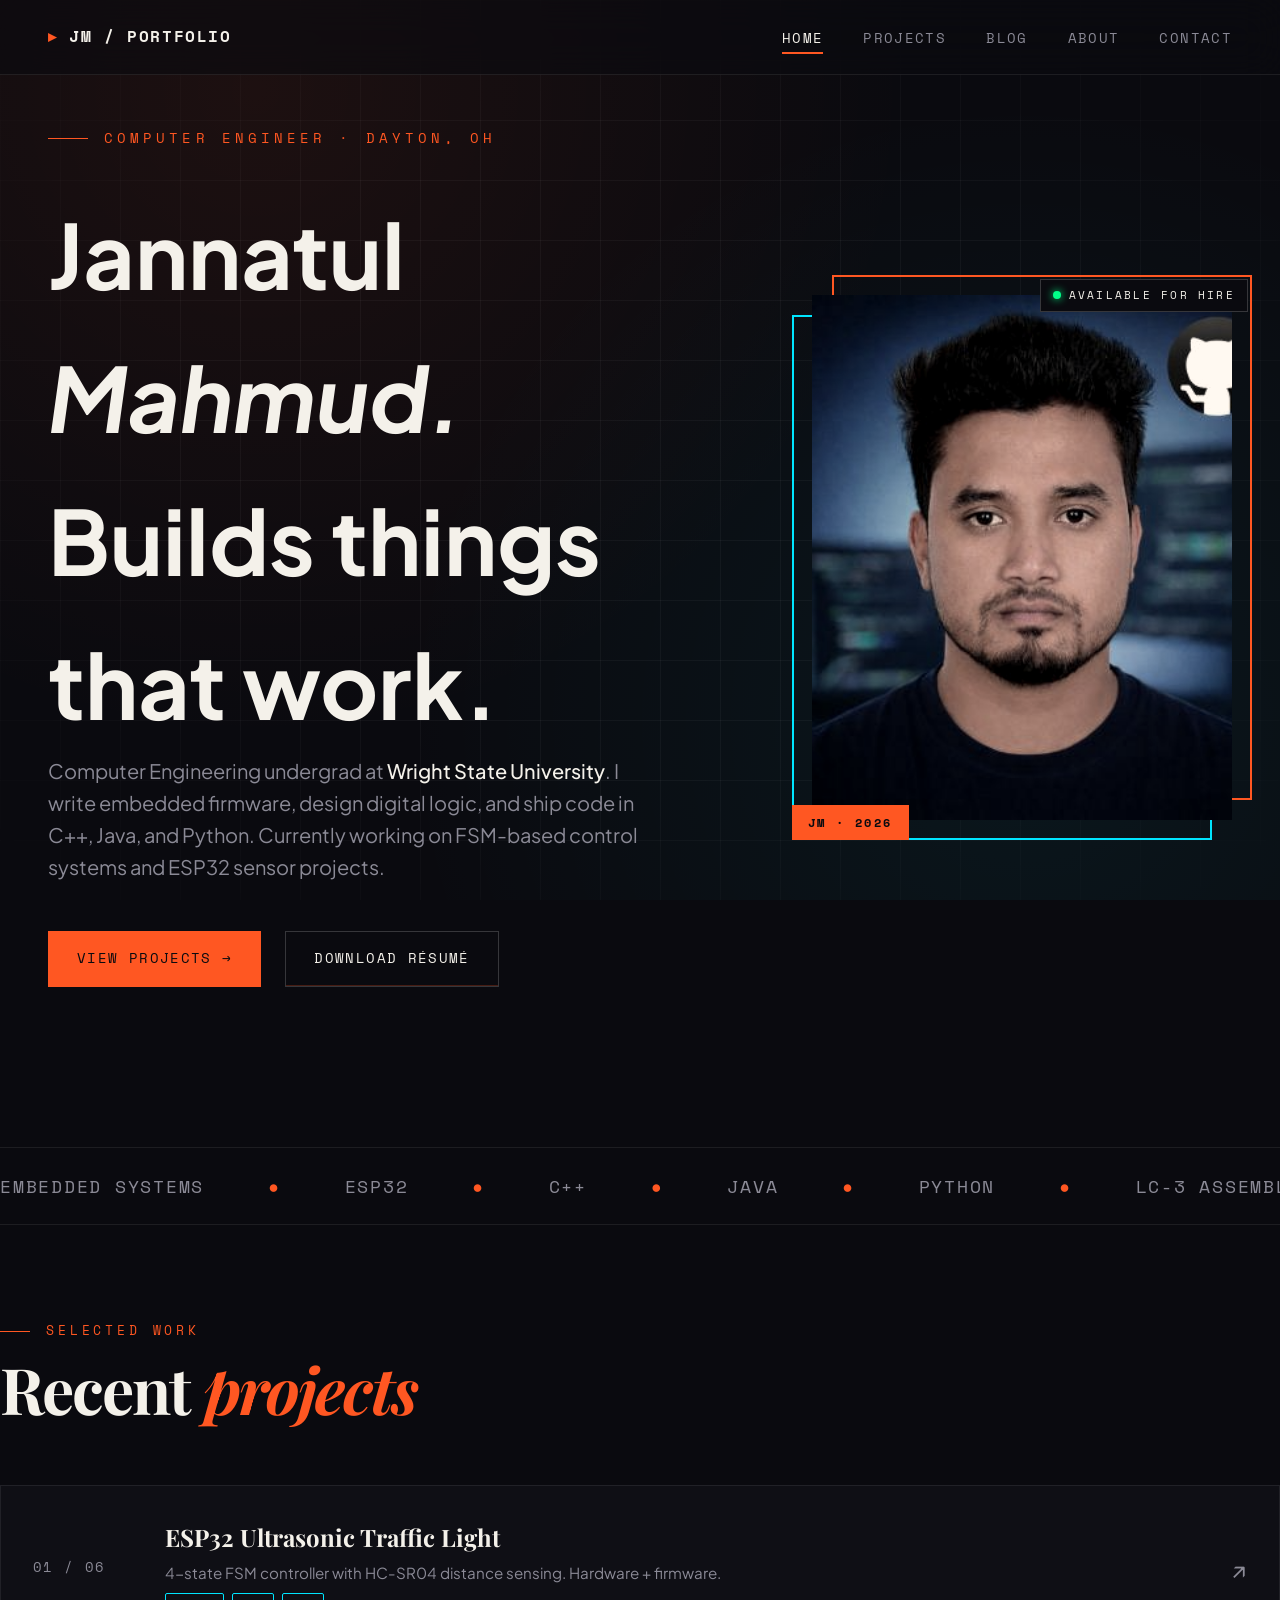
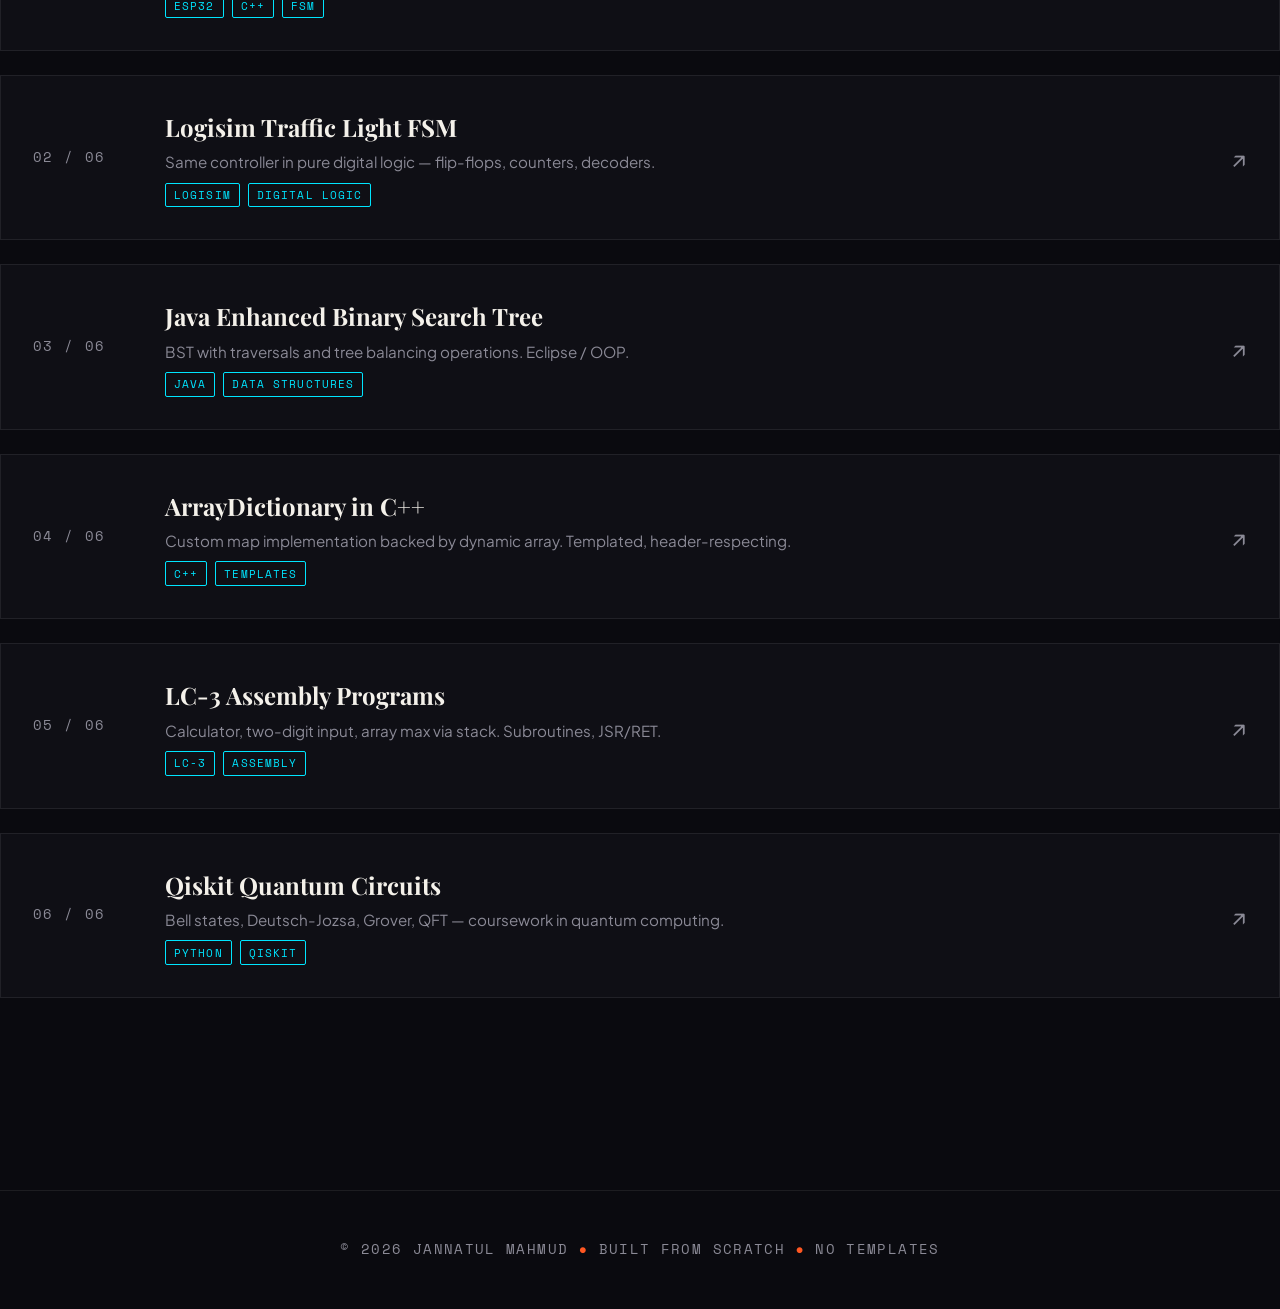
<file: index.html>
<!DOCTYPE html>
<html lang="en">
<head>
<meta charset="UTF-8">
<meta name="viewport" content="width=device-width, initial-scale=1.0">
<title>Jannatul Mahmud — Computer Engineer</title>
<meta name="description" content="Jannatul Mahmud — Computer Engineering student building embedded systems, software, and circuits. Wright State University.">
<link rel="stylesheet" href="styles.css">
<link rel="icon" href="data:image/svg+xml,<svg xmlns='http://www.w3.org/2000/svg' viewBox='0 0 100 100'><text y='.9em' font-size='90' fill='%23ff5722'>▸</text></svg>">
</head>
<body>

<div class="grid-bg"></div>

<nav class="nav">
  <a href="index.html" class="logo">JM / PORTFOLIO</a>
  <ul class="nav-links">
    <li><a href="index.html" class="active">Home</a></li>
    <li><a href="projects.html">Projects</a></li>
    <li><a href="blog.html">Blog</a></li>
    <li><a href="about.html">About</a></li>
    <li><a href="contact.html">Contact</a></li>
  </ul>
</nav>

<section class="hero-grid">
  <div class="hero-text">
    <div class="hero-tag">COMPUTER ENGINEER · DAYTON, OH</div>
    <h1>
      Jannatul<br>
      <em>Mahmud.</em><br>
      Builds <span class="underline">things</span> that work.
    </h1>
    <p class="hero-sub">
      Computer Engineering undergrad at <strong>Wright State University</strong>.
      I write embedded firmware, design digital logic, and ship code in C++,
      Java, and Python. Currently working on FSM-based control systems and
      ESP32 sensor projects.
    </p>
    <div class="cta-row">
      <a href="projects.html" class="btn btn-primary">View Projects →</a>
      <a href="resume.pdf" class="btn" download>Download Résumé</a>
    </div>
  </div>

  <div class="portrait">
    <div class="portrait-status">Available for hire</div>
    <img src="profile.jpg" alt="Jannatul Mahmud" class="portrait-img">
    <div class="portrait-tag">JM · 2026</div>
  </div>
</section>

<div class="marquee">
  <div class="marquee-track">
    <span>EMBEDDED SYSTEMS <span class="dot">●</span> ESP32 <span class="dot">●</span> C++ <span class="dot">●</span> JAVA <span class="dot">●</span> PYTHON <span class="dot">●</span> LC-3 ASSEMBLY <span class="dot">●</span> LOGISIM <span class="dot">●</span> DIGITAL LOGIC <span class="dot">●</span> QISKIT <span class="dot">●</span> ARDUINO <span class="dot">●</span> </span>
    <span>EMBEDDED SYSTEMS <span class="dot">●</span> ESP32 <span class="dot">●</span> C++ <span class="dot">●</span> JAVA <span class="dot">●</span> PYTHON <span class="dot">●</span> LC-3 ASSEMBLY <span class="dot">●</span> LOGISIM <span class="dot">●</span> DIGITAL LOGIC <span class="dot">●</span> QISKIT <span class="dot">●</span> ARDUINO <span class="dot">●</span> </span>
  </div>
</div>

<section class="section container">
  <div class="section-eyebrow">Selected work</div>
  <h2 class="section-title">Recent <em>projects</em></h2>

  <div class="projects">
    <a href="project-traffic-light.html" class="project">
      <div class="project-num">01 / 06</div>
      <div class="project-info">
        <h3>ESP32 Ultrasonic Traffic Light</h3>
        <p>4-state FSM controller with HC-SR04 distance sensing. Hardware + firmware.</p>
        <div class="project-tags">
          <span class="tag">ESP32</span><span class="tag">C++</span><span class="tag">FSM</span>
        </div>
      </div>
      <div class="project-arrow">↗</div>
    </a>

    <a href="project-logisim.html" class="project">
      <div class="project-num">02 / 06</div>
      <div class="project-info">
        <h3>Logisim Traffic Light FSM</h3>
        <p>Same controller in pure digital logic — flip-flops, counters, decoders.</p>
        <div class="project-tags">
          <span class="tag">Logisim</span><span class="tag">Digital Logic</span>
        </div>
      </div>
      <div class="project-arrow">↗</div>
    </a>

    <a href="project-bst.html" class="project">
      <div class="project-num">03 / 06</div>
      <div class="project-info">
        <h3>Java Enhanced Binary Search Tree</h3>
        <p>BST with traversals and tree balancing operations. Eclipse / OOP.</p>
        <div class="project-tags">
          <span class="tag">Java</span><span class="tag">Data Structures</span>
        </div>
      </div>
      <div class="project-arrow">↗</div>
    </a>

    <a href="project-array-dict.html" class="project">
      <div class="project-num">04 / 06</div>
      <div class="project-info">
        <h3>ArrayDictionary in C++</h3>
        <p>Custom map implementation backed by dynamic array. Templated, header-respecting.</p>
        <div class="project-tags">
          <span class="tag">C++</span><span class="tag">Templates</span>
        </div>
      </div>
      <div class="project-arrow">↗</div>
    </a>

    <a href="project-lc3.html" class="project">
      <div class="project-num">05 / 06</div>
      <div class="project-info">
        <h3>LC-3 Assembly Programs</h3>
        <p>Calculator, two-digit input, array max via stack. Subroutines, JSR/RET.</p>
        <div class="project-tags">
          <span class="tag">LC-3</span><span class="tag">Assembly</span>
        </div>
      </div>
      <div class="project-arrow">↗</div>
    </a>

    <a href="project-qiskit.html" class="project">
      <div class="project-num">06 / 06</div>
      <div class="project-info">
        <h3>Qiskit Quantum Circuits</h3>
        <p>Bell states, Deutsch-Jozsa, Grover, QFT — coursework in quantum computing.</p>
        <div class="project-tags">
          <span class="tag">Python</span><span class="tag">Qiskit</span>
        </div>
      </div>
      <div class="project-arrow">↗</div>
    </a>
  </div>
</section>

<footer class="footer">
  © 2026 JANNATUL MAHMUD <span class="accent">●</span> BUILT FROM SCRATCH <span class="accent">●</span> NO TEMPLATES
</footer>

</body>
</html>
</file>
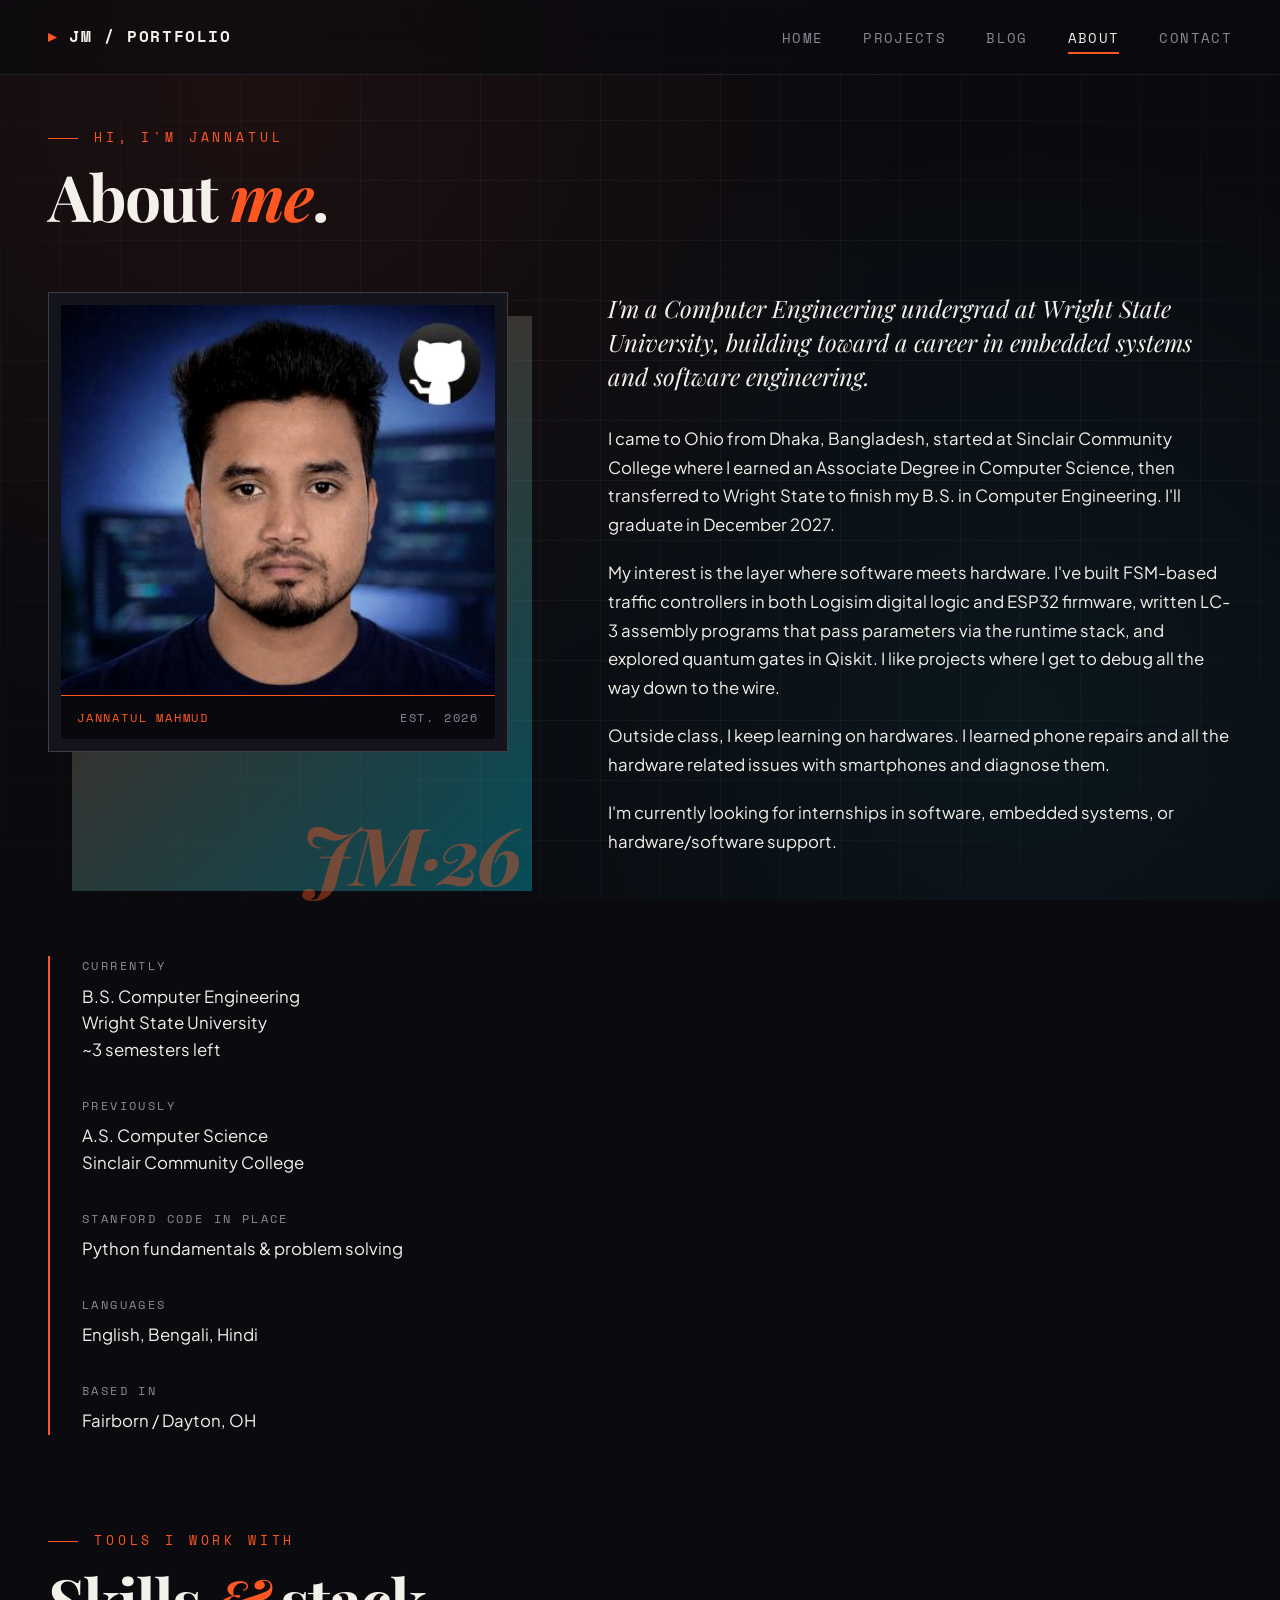
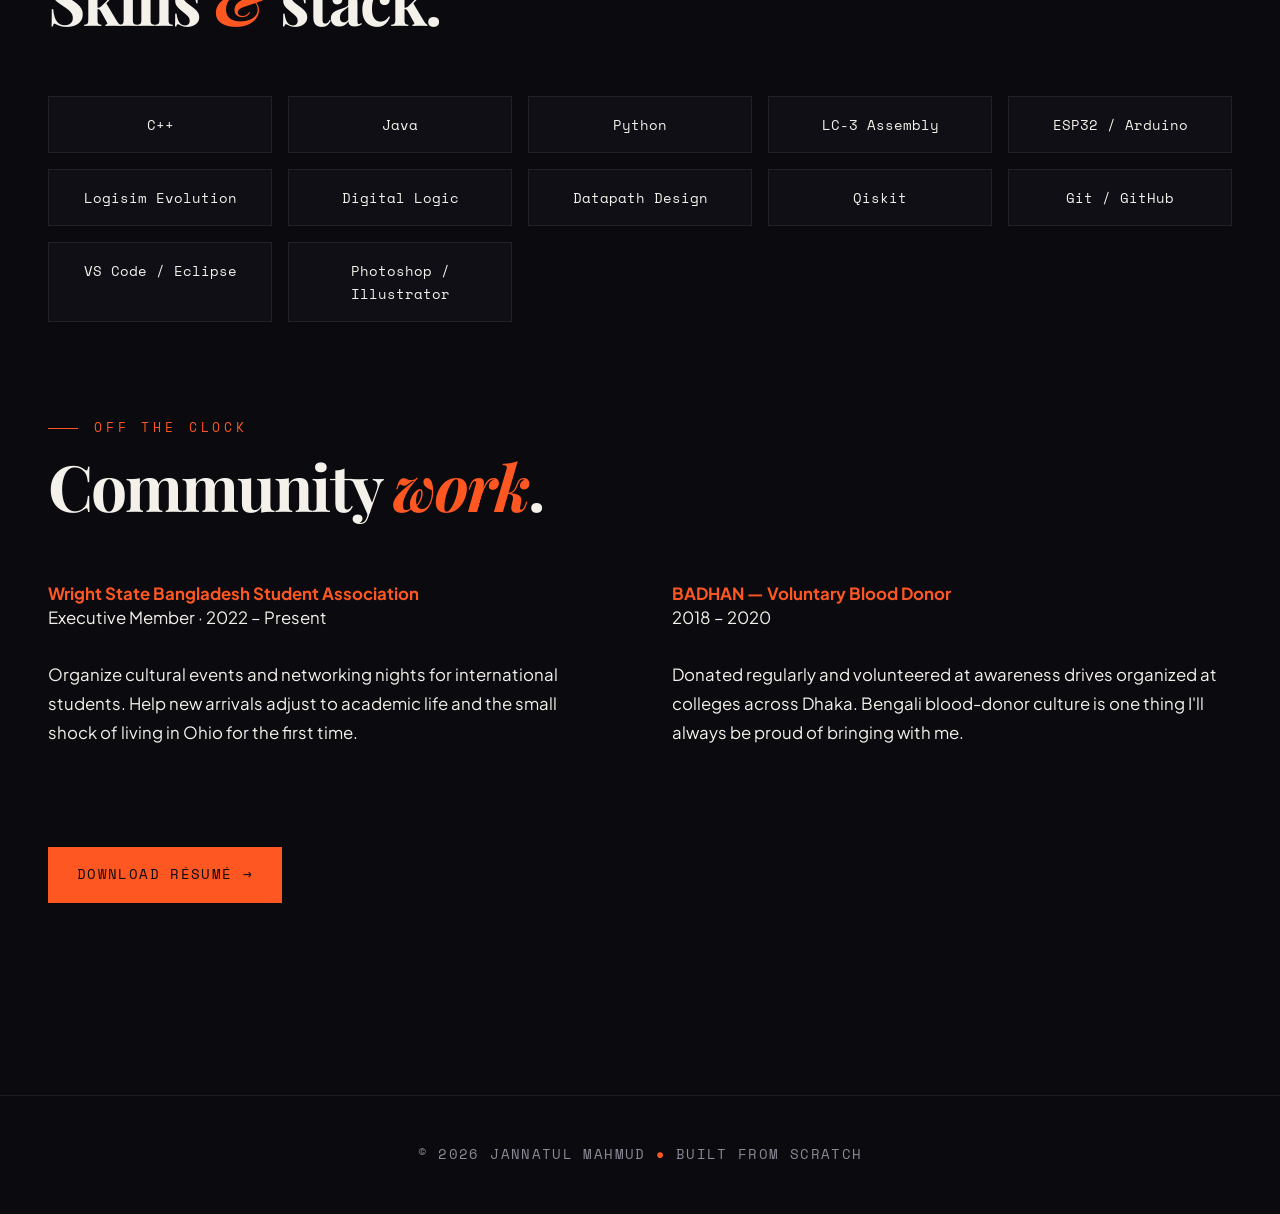
<file: about.html>
<!DOCTYPE html>
<html lang="en">
<head>
<meta charset="UTF-8">
<meta name="viewport" content="width=device-width, initial-scale=1.0">
<title>About — Jannatul Mahmud</title>
<link rel="stylesheet" href="styles.css">
<link rel="icon" href="data:image/svg+xml,<svg xmlns='http://www.w3.org/2000/svg' viewBox='0 0 100 100'><text y='.9em' font-size='90' fill='%23ff5722'>▸</text></svg>">
</head>
<body>

<div class="grid-bg"></div>

<nav class="nav">
  <a href="index.html" class="logo">JM / PORTFOLIO</a>
  <ul class="nav-links">
    <li><a href="index.html">Home</a></li>
    <li><a href="projects.html">Projects</a></li>
    <li><a href="blog.html">Blog</a></li>
    <li><a href="about.html" class="active">About</a></li>
    <li><a href="contact.html">Contact</a></li>
  </ul>
</nav>

<div class="page-wrap container">
  <div class="section-eyebrow">Hi, I'm Jannatul</div>
  <h1 class="section-title">About <em>me</em>.</h1>

  <div class="about-grid-with-photo">
    <div class="about-portrait">
      <div class="portrait-frame">
        <img src="profile.jpg" alt="Jannatul Mahmud" class="about-portrait-img">
        <div class="portrait-meta">
          <span>JANNATUL MAHMUD</span>
          <span>EST. 2026</span>
        </div>
      </div>
    </div>

    <div class="about-text">
      <p>
        I'm a Computer Engineering undergrad at Wright State University, building toward
        a career in embedded systems and software engineering.
      </p>
      <p>
        I came to Ohio from Dhaka, Bangladesh, started at Sinclair Community College
        where I earned an Associate Degree in Computer Science, then transferred to
        Wright State to finish my B.S. in Computer Engineering. I'll graduate in
        December 2027.
      </p>
      <p>
        My interest is the layer where software meets hardware. I've built FSM-based
        traffic controllers in both Logisim digital logic and ESP32 firmware, written
        LC-3 assembly programs that pass parameters via the runtime stack, and explored
        quantum gates in Qiskit. I like projects where I get to debug all the way down
        to the wire.
      </p>
      <p>
        Outside class, I keep learning on hardwares. I learned phone repairs and all the hardware related issues with smartphones and diagnose them.
      </p>
      <p>
        I'm currently looking for internships in software, embedded systems, or
        hardware/software support.
      </p>
    </div>
  </div>

  <div class="about-meta" style="margin-top: 5rem;">
      <div class="meta-row">
        <div class="meta-label">Currently</div>
        <div class="meta-value">B.S. Computer Engineering<br>Wright State University<br>~3 semesters left</div>
      </div>
      <div class="meta-row">
        <div class="meta-label">Previously</div>
        <div class="meta-value">A.S. Computer Science<br>Sinclair Community College</div>
      </div>
      <div class="meta-row">
        <div class="meta-label">Stanford Code in Place</div>
        <div class="meta-value">Python fundamentals & problem solving</div>
      </div>
      <div class="meta-row">
        <div class="meta-label">Languages</div>
        <div class="meta-value">English, Bengali, Hindi</div>
      </div>
      <div class="meta-row">
        <div class="meta-label">Based in</div>
        <div class="meta-value">Fairborn / Dayton, OH</div>
      </div>
  </div>

  <div style="margin-top: 6rem;">
    <div class="section-eyebrow">Tools I work with</div>
    <h2 class="section-title">Skills <em>&</em> stack.</h2>
    <div class="skills-grid">
      <div class="skill-chip">C++</div>
      <div class="skill-chip">Java</div>
      <div class="skill-chip">Python</div>
      <div class="skill-chip">LC-3 Assembly</div>
      <div class="skill-chip">ESP32 / Arduino</div>
      <div class="skill-chip">Logisim Evolution</div>
      <div class="skill-chip">Digital Logic</div>
      <div class="skill-chip">Datapath Design</div>
      <div class="skill-chip">Qiskit</div>
      <div class="skill-chip">Git / GitHub</div>
      <div class="skill-chip">VS Code / Eclipse</div>
      <div class="skill-chip">Photoshop / Illustrator</div>
    </div>
  </div>

  <div style="margin-top: 6rem;">
    <div class="section-eyebrow">Off the clock</div>
    <h2 class="section-title">Community <em>work</em>.</h2>
    <div class="about-grid">
      <div class="about-text">
        <p style="font-family: var(--font-sans); font-style: normal; font-size: 1.05rem;">
          <strong style="color: var(--accent);">Wright State Bangladesh Student Association</strong><br>
          Executive Member · 2022 – Present
        </p>
        <p>
          Organize cultural events and networking nights for international students.
          Help new arrivals adjust to academic life and the small shock of living in
          Ohio for the first time.
        </p>
      </div>
      <div class="about-text">
        <p style="font-family: var(--font-sans); font-style: normal; font-size: 1.05rem;">
          <strong style="color: var(--accent);">BADHAN — Voluntary Blood Donor</strong><br>
          2018 – 2020
        </p>
        <p>
          Donated regularly and volunteered at awareness drives organized at colleges
          across Dhaka. Bengali blood-donor culture is one thing I'll always be proud
          of bringing with me.
        </p>
      </div>
    </div>
  </div>

  <div style="margin-top: 5rem;">
    <a href="resume.pdf" class="btn btn-primary" download>Download Résumé →</a>
  </div>
</div>

<footer class="footer">
  © 2026 JANNATUL MAHMUD <span class="accent">●</span> BUILT FROM SCRATCH
</footer>

</body>
</html>
</file>
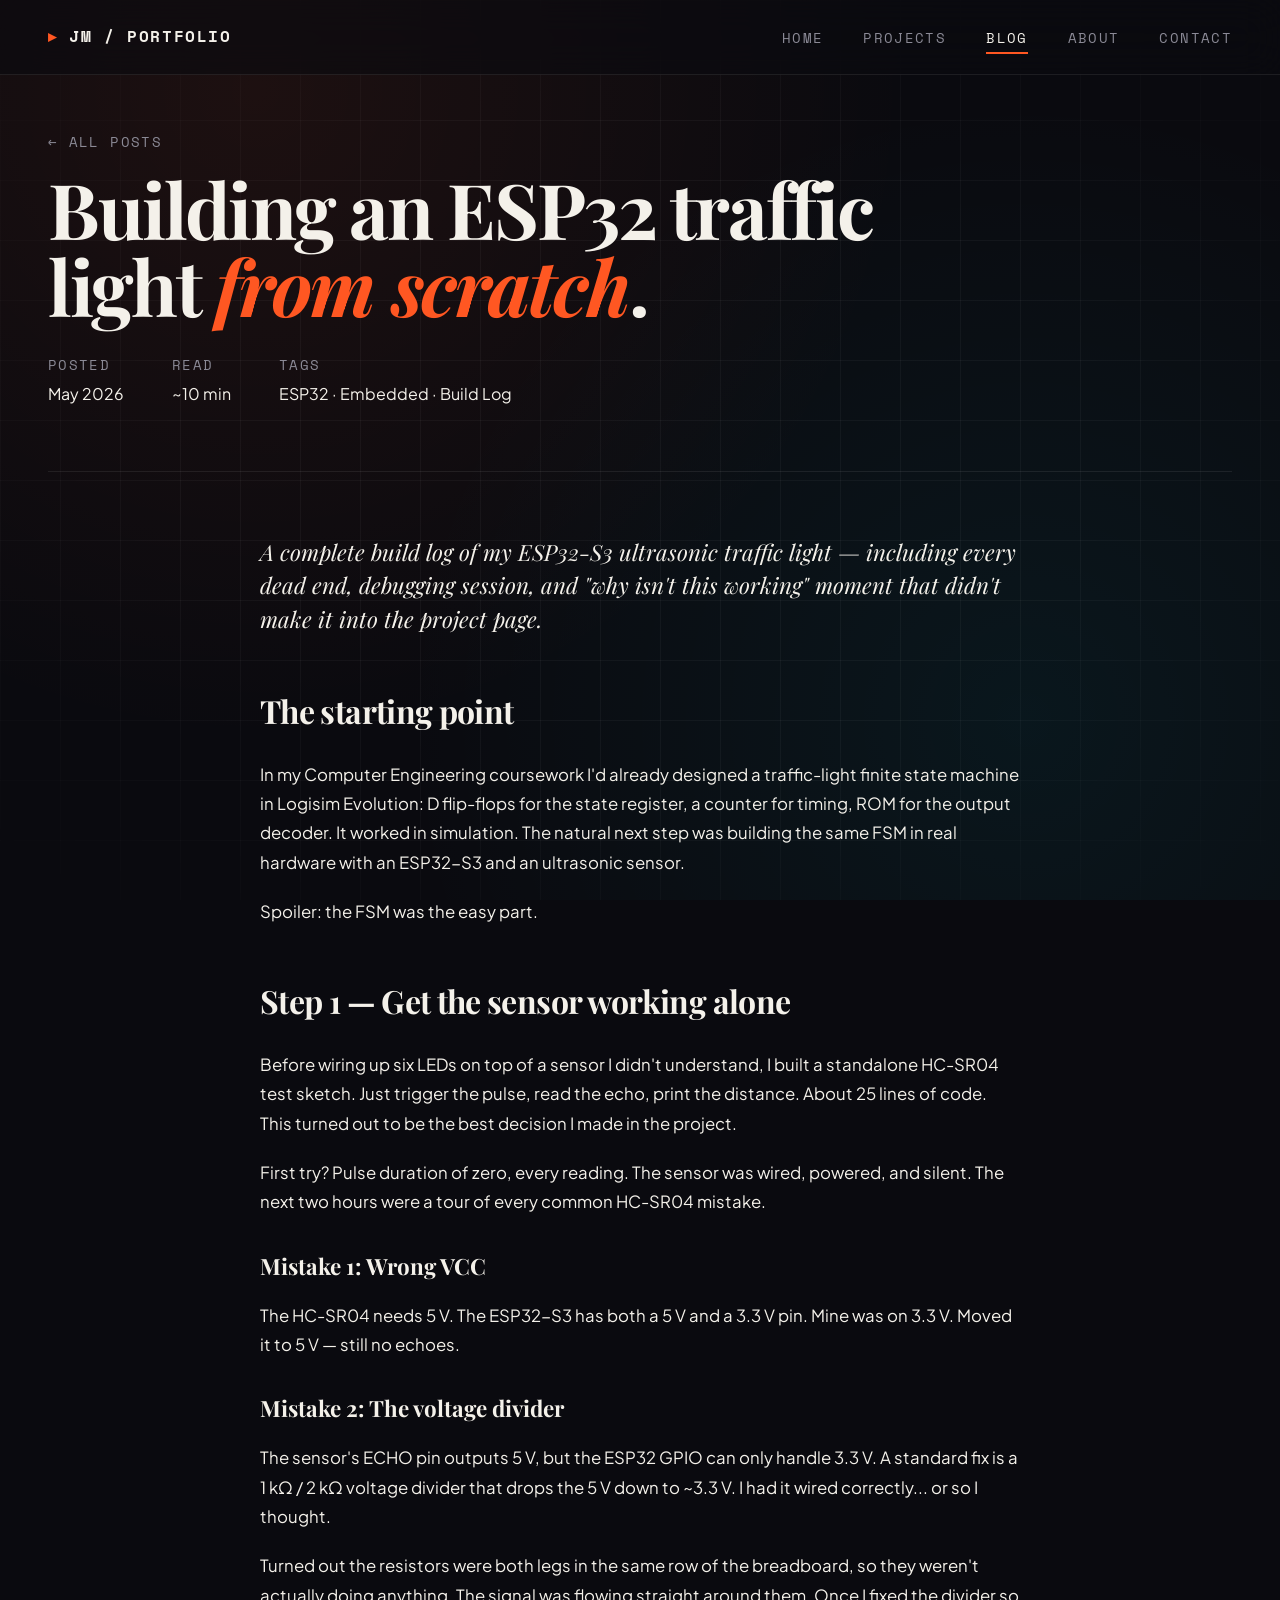
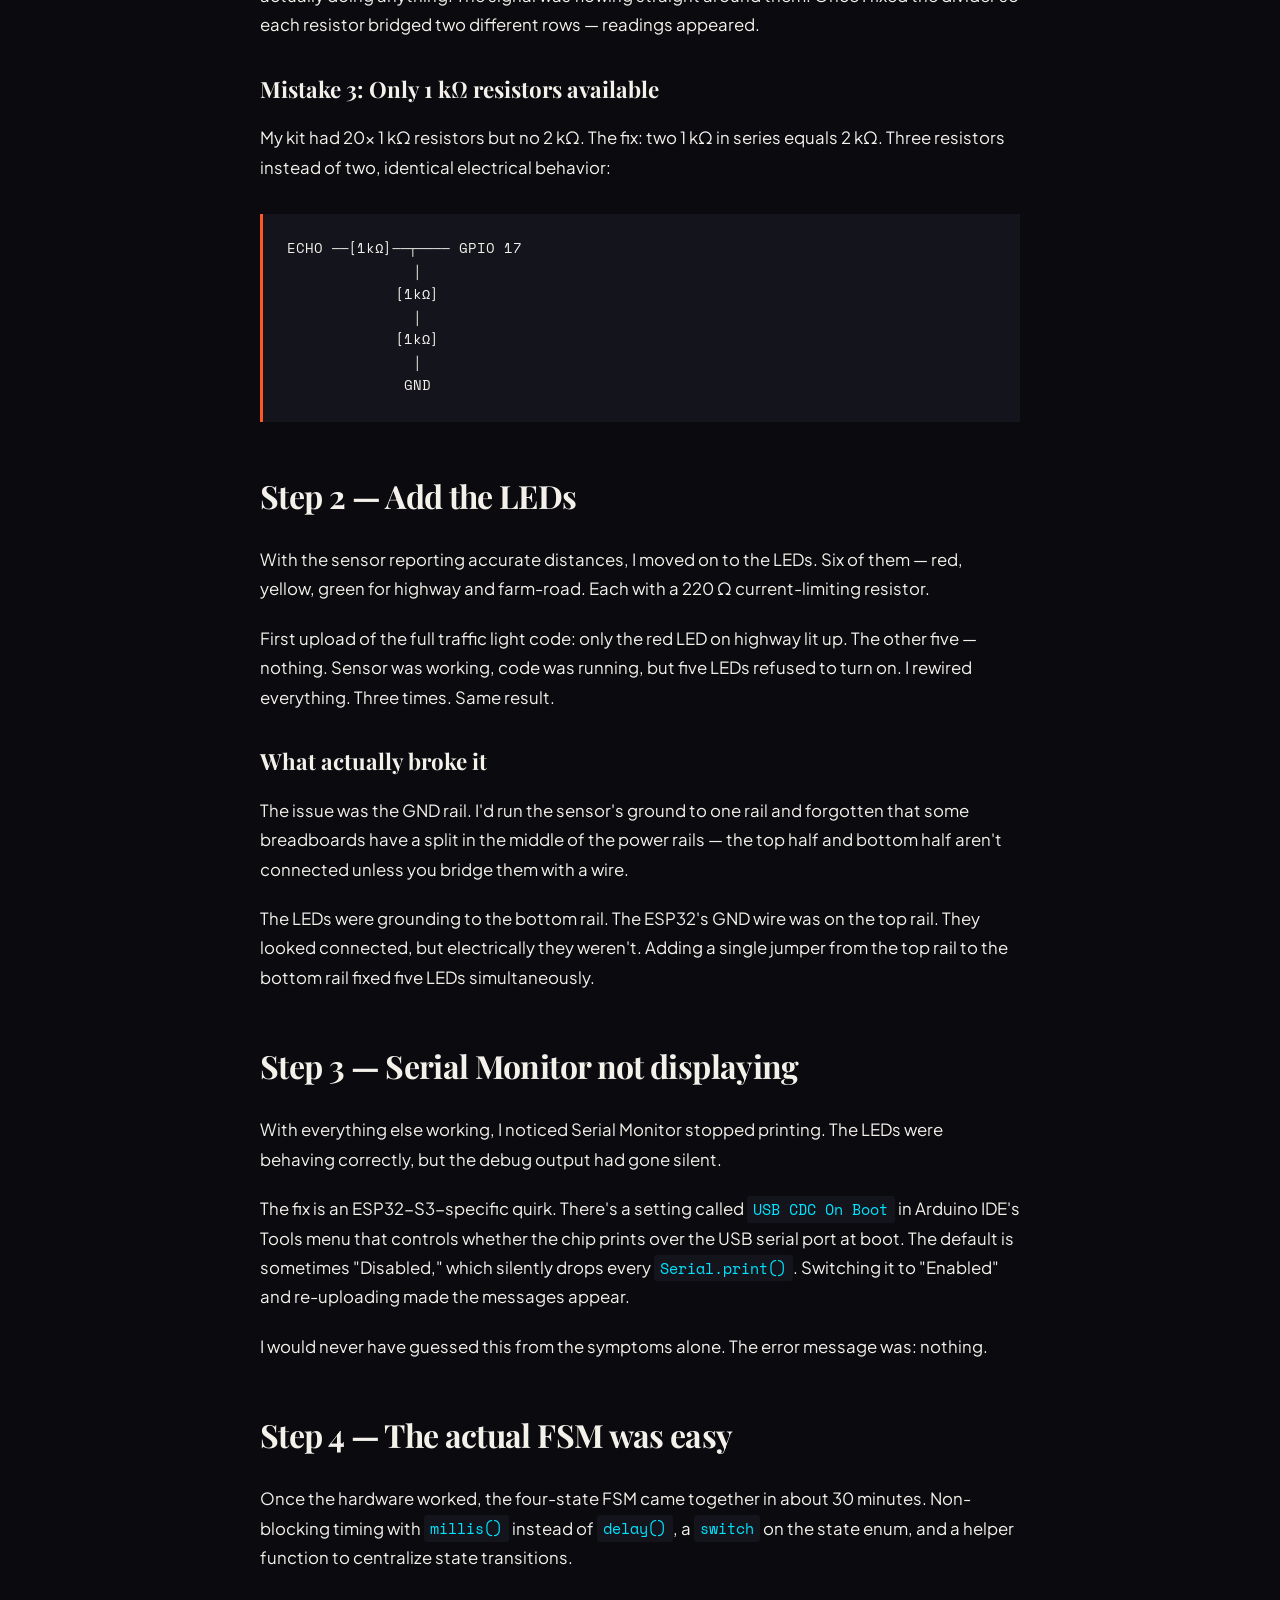
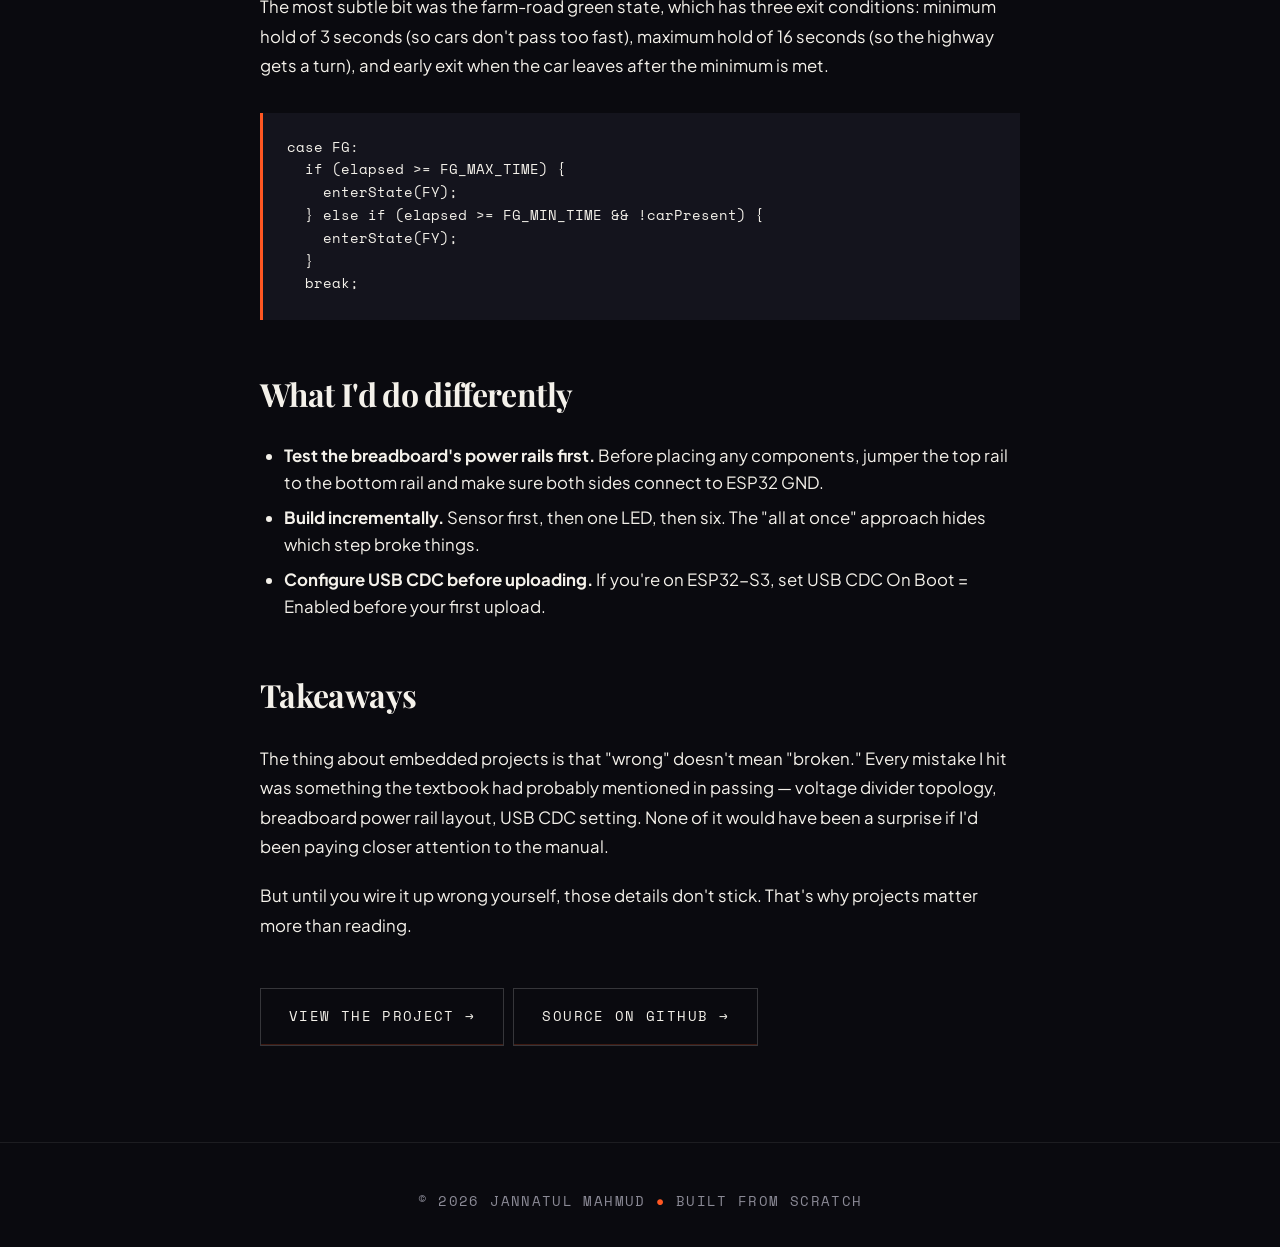
<file: blog-traffic-light-build.html>
<!DOCTYPE html>
<html lang="en">
<head>
<meta charset="UTF-8">
<meta name="viewport" content="width=device-width, initial-scale=1.0">
<title>Building an ESP32 Traffic Light — Jannatul Mahmud</title>
<link rel="stylesheet" href="styles.css">
<link rel="icon" href="data:image/svg+xml,<svg xmlns='http://www.w3.org/2000/svg' viewBox='0 0 100 100'><text y='.9em' font-size='90' fill='%23ff5722'>▸</text></svg>">
</head>
<body>

<div class="grid-bg"></div>

<nav class="nav">
  <a href="index.html" class="logo">JM / PORTFOLIO</a>
  <ul class="nav-links">
    <li><a href="index.html">Home</a></li>
    <li><a href="projects.html">Projects</a></li>
    <li><a href="blog.html" class="active">Blog</a></li>
    <li><a href="about.html">About</a></li>
    <li><a href="contact.html">Contact</a></li>
  </ul>
</nav>

<div class="container">
  <div class="detail-hero">
    <a href="blog.html" class="back-link">← All posts</a>
    <h1>Building an ESP32 traffic<br>light <em>from scratch</em>.</h1>
    <div class="detail-meta">
      <div>POSTED<strong>May 2026</strong></div>
      <div>READ<strong>~10 min</strong></div>
      <div>TAGS<strong>ESP32 · Embedded · Build Log</strong></div>
    </div>
  </div>

  <div class="detail-content">

    <p style="font-family: var(--font-serif); font-size: 1.4rem; font-style: italic; color: var(--ink); line-height: 1.5; margin-bottom: 2.5rem;">
      A complete build log of my ESP32-S3 ultrasonic traffic light — including every
      dead end, debugging session, and "why isn't this working" moment that didn't make
      it into the project page.
    </p>

    <h2>The starting point</h2>
    <p>
      In my Computer Engineering coursework I'd already designed a traffic-light finite
      state machine in Logisim Evolution: D flip-flops for the state register, a counter
      for timing, ROM for the output decoder. It worked in simulation. The natural next
      step was building the same FSM in real hardware with an ESP32-S3 and an ultrasonic
      sensor.
    </p>
    <p>Spoiler: the FSM was the easy part.</p>

    <h2>Step 1 — Get the sensor working alone</h2>
    <p>
      Before wiring up six LEDs on top of a sensor I didn't understand, I built a
      standalone HC-SR04 test sketch. Just trigger the pulse, read the echo, print the
      distance. About 25 lines of code. This turned out to be the best decision I made
      in the project.
    </p>
    <p>
      First try? Pulse duration of zero, every reading. The sensor was wired, powered,
      and silent. The next two hours were a tour of every common HC-SR04 mistake.
    </p>

    <h3>Mistake 1: Wrong VCC</h3>
    <p>
      The HC-SR04 needs 5 V. The ESP32-S3 has both a 5 V and a 3.3 V pin. Mine was on
      3.3 V. Moved it to 5 V — still no echoes.
    </p>

    <h3>Mistake 2: The voltage divider</h3>
    <p>
      The sensor's ECHO pin outputs 5 V, but the ESP32 GPIO can only handle 3.3 V. A
      standard fix is a 1 kΩ / 2 kΩ voltage divider that drops the 5 V down to ~3.3 V.
      I had it wired correctly... or so I thought.
    </p>
    <p>
      Turned out the resistors were both legs in the same row of the breadboard, so
      they weren't actually doing anything. The signal was flowing straight around them.
      Once I fixed the divider so each resistor bridged two different rows — readings
      appeared.
    </p>

    <h3>Mistake 3: Only 1 kΩ resistors available</h3>
    <p>
      My kit had 20× 1 kΩ resistors but no 2 kΩ. The fix: two 1 kΩ in series equals
      2 kΩ. Three resistors instead of two, identical electrical behavior:
    </p>
    <pre><code>ECHO ──[1kΩ]──┬──── GPIO 17
              │
            [1kΩ]
              │
            [1kΩ]
              │
             GND</code></pre>

    <h2>Step 2 — Add the LEDs</h2>
    <p>
      With the sensor reporting accurate distances, I moved on to the LEDs. Six of
      them — red, yellow, green for highway and farm-road. Each with a 220 Ω
      current-limiting resistor.
    </p>
    <p>
      First upload of the full traffic light code: only the red LED on highway lit
      up. The other five — nothing. Sensor was working, code was running, but five
      LEDs refused to turn on. I rewired everything. Three times. Same result.
    </p>

    <h3>What actually broke it</h3>
    <p>
      The issue was the GND rail. I'd run the sensor's ground to one rail and forgotten
      that some breadboards have a split in the middle of the power rails — the top
      half and bottom half aren't connected unless you bridge them with a wire.
    </p>
    <p>
      The LEDs were grounding to the bottom rail. The ESP32's GND wire was on the top
      rail. They looked connected, but electrically they weren't. Adding a single
      jumper from the top rail to the bottom rail fixed five LEDs simultaneously.
    </p>

    <h2>Step 3 — Serial Monitor not displaying</h2>
    <p>
      With everything else working, I noticed Serial Monitor stopped printing. The LEDs
      were behaving correctly, but the debug output had gone silent.
    </p>
    <p>
      The fix is an ESP32-S3-specific quirk. There's a setting called
      <code>USB CDC On Boot</code> in Arduino IDE's Tools menu that controls whether
      the chip prints over the USB serial port at boot. The default is sometimes
      "Disabled," which silently drops every <code>Serial.print()</code>. Switching it
      to "Enabled" and re-uploading made the messages appear.
    </p>
    <p>I would never have guessed this from the symptoms alone. The error message was: nothing.</p>

    <h2>Step 4 — The actual FSM was easy</h2>
    <p>
      Once the hardware worked, the four-state FSM came together in about 30 minutes.
      Non-blocking timing with <code>millis()</code> instead of <code>delay()</code>,
      a <code>switch</code> on the state enum, and a helper function to centralize
      state transitions.
    </p>
    <p>
      The most subtle bit was the farm-road green state, which has three exit
      conditions: minimum hold of 3 seconds (so cars don't pass too fast), maximum hold
      of 16 seconds (so the highway gets a turn), and early exit when the car leaves
      after the minimum is met.
    </p>

    <pre><code>case FG:
  if (elapsed >= FG_MAX_TIME) {
    enterState(FY);
  } else if (elapsed >= FG_MIN_TIME && !carPresent) {
    enterState(FY);
  }
  break;</code></pre>

    <h2>What I'd do differently</h2>
    <ul>
      <li><strong>Test the breadboard's power rails first.</strong> Before placing any components, jumper the top rail to the bottom rail and make sure both sides connect to ESP32 GND.</li>
      <li><strong>Build incrementally.</strong> Sensor first, then one LED, then six. The "all at once" approach hides which step broke things.</li>
      <li><strong>Configure USB CDC before uploading.</strong> If you're on ESP32-S3, set USB CDC On Boot = Enabled before your first upload.</li>
    </ul>

    <h2>Takeaways</h2>
    <p>
      The thing about embedded projects is that "wrong" doesn't mean "broken." Every
      mistake I hit was something the textbook had probably mentioned in passing —
      voltage divider topology, breadboard power rail layout, USB CDC setting. None of
      it would have been a surprise if I'd been paying closer attention to the manual.
    </p>
    <p>But until you wire it up wrong yourself, those details don't stick. That's why projects matter more than reading.</p>

    <p style="margin-top: 3rem;">
      <a href="project-traffic-light.html" class="btn">View the project →</a>
      &nbsp;
      <a href="https://github.com/jannatul-mahmud/esp32-traffic-light" class="btn">Source on GitHub →</a>
    </p>

  </div>
</div>

<footer class="footer">
  © 2026 JANNATUL MAHMUD <span class="accent">●</span> BUILT FROM SCRATCH
</footer>

</body>
</html>
</file>
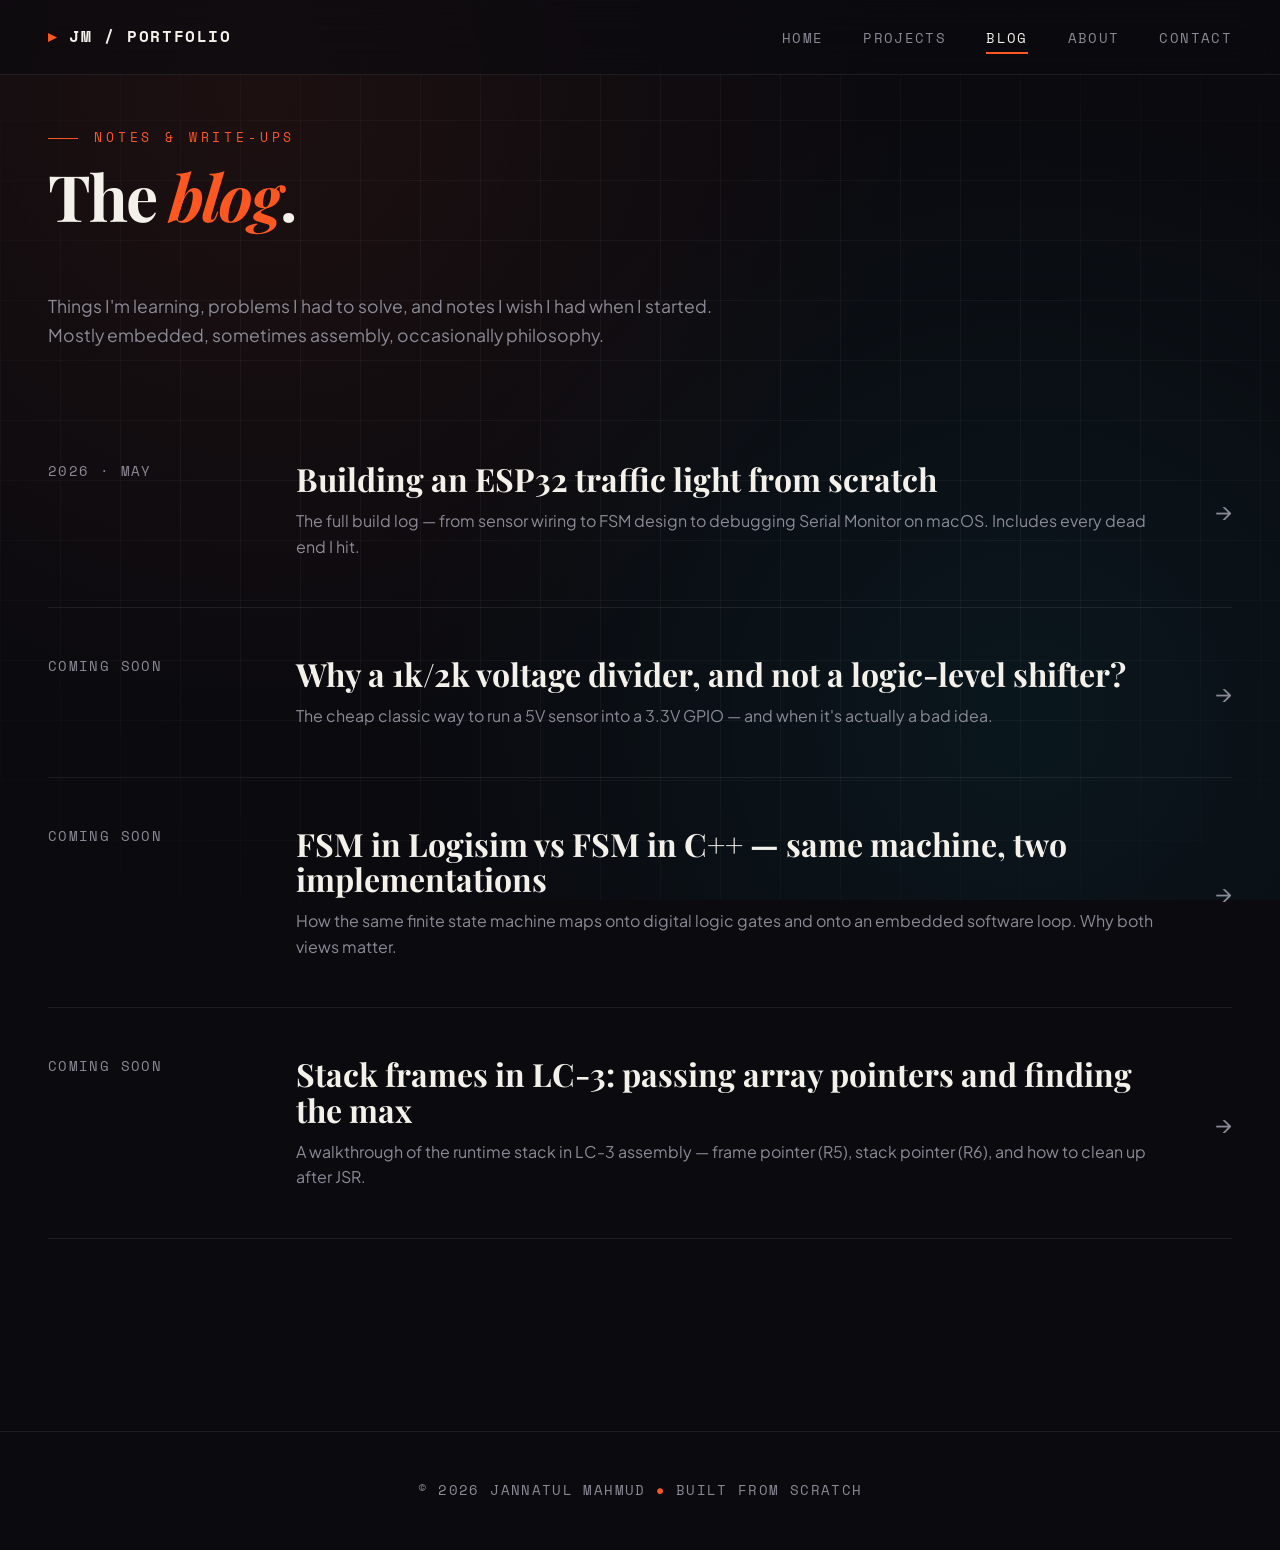
<file: blog.html>
<!DOCTYPE html>
<html lang="en">
<head>
<meta charset="UTF-8">
<meta name="viewport" content="width=device-width, initial-scale=1.0">
<title>Blog — Jannatul Mahmud</title>
<link rel="stylesheet" href="styles.css">
<link rel="icon" href="data:image/svg+xml,<svg xmlns='http://www.w3.org/2000/svg' viewBox='0 0 100 100'><text y='.9em' font-size='90' fill='%23ff5722'>▸</text></svg>">
</head>
<body>

<div class="grid-bg"></div>

<nav class="nav">
  <a href="index.html" class="logo">JM / PORTFOLIO</a>
  <ul class="nav-links">
    <li><a href="index.html">Home</a></li>
    <li><a href="projects.html">Projects</a></li>
    <li><a href="blog.html" class="active">Blog</a></li>
    <li><a href="about.html">About</a></li>
    <li><a href="contact.html">Contact</a></li>
  </ul>
</nav>

<div class="page-wrap container">
  <div class="section-eyebrow">Notes & write-ups</div>
  <h1 class="section-title">The <em>blog</em>.</h1>

  <p style="max-width:680px; color: var(--muted); font-size: 1.1rem; margin-bottom: 4rem;">
    Things I'm learning, problems I had to solve, and notes I wish I had when I started.
    Mostly embedded, sometimes assembly, occasionally philosophy.
  </p>

  <div class="blog-list">
    <a href="blog-traffic-light-build.html" class="blog-item">
      <div class="blog-date">2026 · MAY</div>
      <div>
        <h3>Building an ESP32 traffic light from scratch</h3>
        <p>The full build log — from sensor wiring to FSM design to debugging Serial Monitor on macOS. Includes every dead end I hit.</p>
      </div>
      <div class="blog-arrow">→</div>
    </a>

    <a href="#" class="blog-item">
      <div class="blog-date">COMING SOON</div>
      <div>
        <h3>Why a 1k/2k voltage divider, and not a logic-level shifter?</h3>
        <p>The cheap classic way to run a 5V sensor into a 3.3V GPIO — and when it's actually a bad idea.</p>
      </div>
      <div class="blog-arrow">→</div>
    </a>

    <a href="#" class="blog-item">
      <div class="blog-date">COMING SOON</div>
      <div>
        <h3>FSM in Logisim vs FSM in C++ — same machine, two implementations</h3>
        <p>How the same finite state machine maps onto digital logic gates and onto an embedded software loop. Why both views matter.</p>
      </div>
      <div class="blog-arrow">→</div>
    </a>

    <a href="#" class="blog-item">
      <div class="blog-date">COMING SOON</div>
      <div>
        <h3>Stack frames in LC-3: passing array pointers and finding the max</h3>
        <p>A walkthrough of the runtime stack in LC-3 assembly — frame pointer (R5), stack pointer (R6), and how to clean up after JSR.</p>
      </div>
      <div class="blog-arrow">→</div>
    </a>
  </div>
</div>

<footer class="footer">
  © 2026 JANNATUL MAHMUD <span class="accent">●</span> BUILT FROM SCRATCH
</footer>

</body>
</html>
</file>
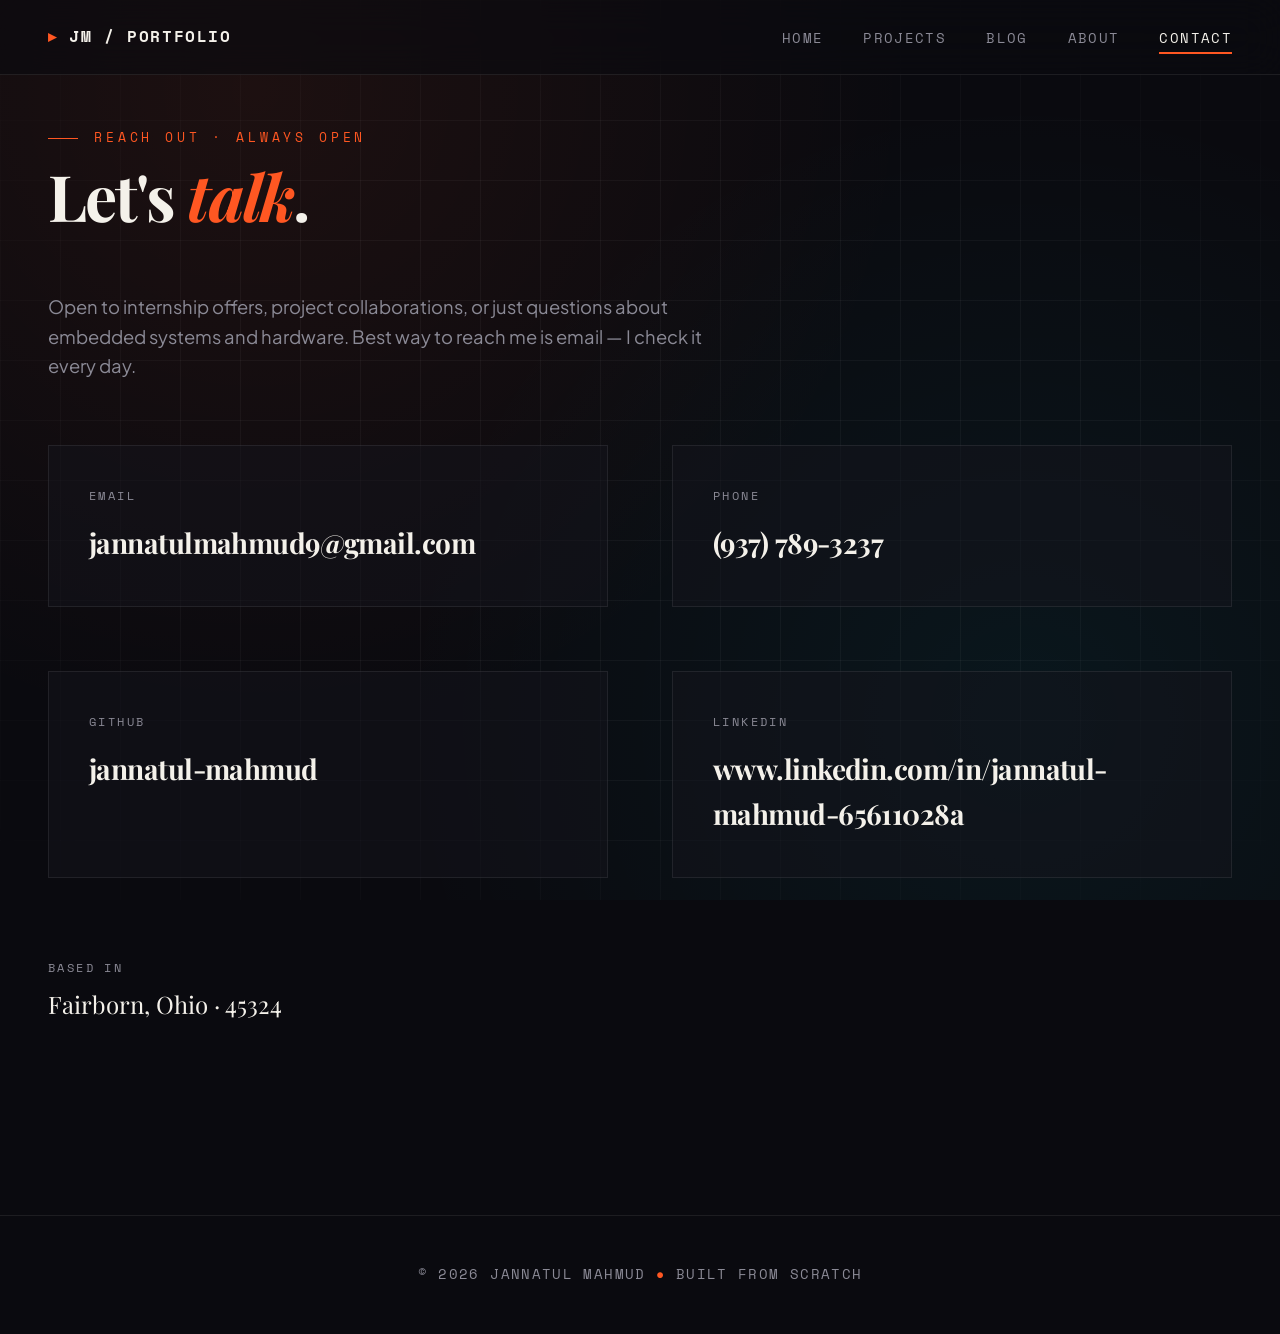
<file: contact.html>
<!DOCTYPE html>
<html lang="en">
<head>
<meta charset="UTF-8">
<meta name="viewport" content="width=device-width, initial-scale=1.0">
<title>Contact — Jannatul Mahmud</title>
<link rel="stylesheet" href="styles.css">
<link rel="icon" href="data:image/svg+xml,<svg xmlns='http://www.w3.org/2000/svg' viewBox='0 0 100 100'><text y='.9em' font-size='90' fill='%23ff5722'>▸</text></svg>">
</head>
<body>

<div class="grid-bg"></div>

<nav class="nav">
  <a href="index.html" class="logo">JM / PORTFOLIO</a>
  <ul class="nav-links">
    <li><a href="index.html">Home</a></li>
    <li><a href="projects.html">Projects</a></li>
    <li><a href="blog.html">Blog</a></li>
    <li><a href="about.html">About</a></li>
    <li><a href="contact.html" class="active">Contact</a></li>
  </ul>
</nav>

<div class="page-wrap container">
  <div class="section-eyebrow">Reach out · always open</div>
  <h1 class="section-title">Let's <em>talk</em>.</h1>
  <p style="max-width: 680px; color: var(--muted); font-size: 1.15rem; margin-bottom: 1rem;">
    Open to internship offers, project collaborations, or just questions about embedded
    systems and hardware. Best way to reach me is email — I check it every day.
  </p>

  <div class="contact-grid">
    <a href="mailto:jannatulmahmud9@gmail.com" class="contact-channel">
      <div class="label">Email</div>
      <div class="value">jannatulmahmud9@gmail.com</div>
    </a>

    <a href="tel:+19377893237" class="contact-channel">
      <div class="label">Phone</div>
      <div class="value">(937) 789-3237</div>
    </a>

    <a href="https://github.com/jannatul-mahmud" class="contact-channel" target="_blank" rel="noopener">
      <div class="label">GitHub</div>
      <div class="value">jannatul-mahmud</div>
    </a>

    <a href="https://www.linkedin.com/" class="contact-channel" target="_blank" rel="noopener">
      <div class="label">LinkedIn</div>
      <div class="value">www.linkedin.com/in/jannatul-mahmud-65611028a</div>
    </a>
  </div>

  <div style="margin-top: 5rem;">
    <div class="meta-label">Based in</div>
    <div style="font-size: 1.5rem; font-family: var(--font-serif);">Fairborn, Ohio · 45324</div>
  </div>
</div>

<footer class="footer">
  © 2026 JANNATUL MAHMUD <span class="accent">●</span> BUILT FROM SCRATCH
</footer>

</body>
</html>
</file>
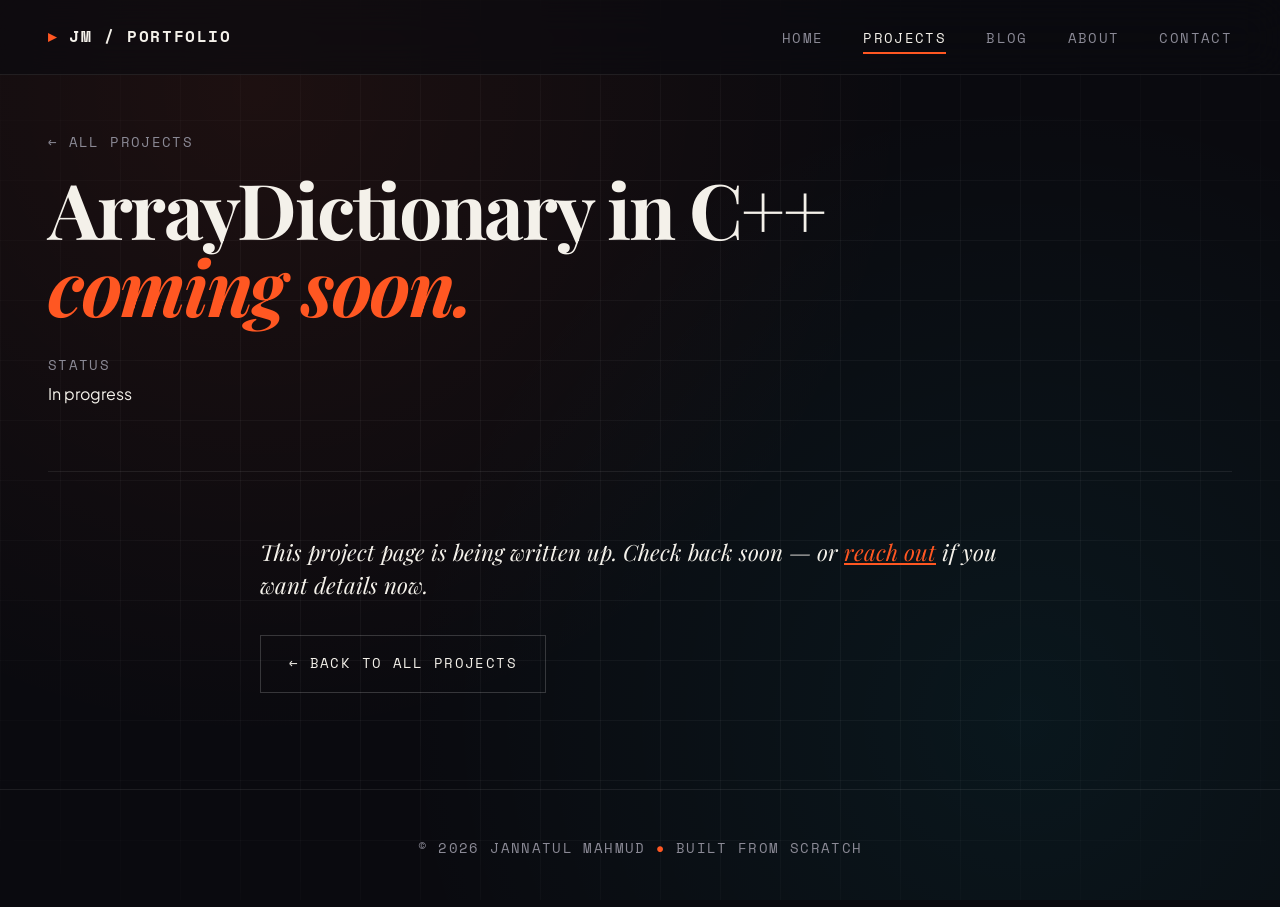
<file: project-array-dict.html>
<!DOCTYPE html>
<html lang="en">
<head>
<meta charset="UTF-8">
<meta name="viewport" content="width=device-width, initial-scale=1.0">
<title>ArrayDictionary in C++ — Jannatul Mahmud</title>
<link rel="stylesheet" href="styles.css">
<link rel="icon" href="data:image/svg+xml,<svg xmlns='http://www.w3.org/2000/svg' viewBox='0 0 100 100'><text y='.9em' font-size='90' fill='%23ff5722'>▸</text></svg>">
</head>
<body>

<div class="grid-bg"></div>

<nav class="nav">
  <a href="index.html" class="logo">JM / PORTFOLIO</a>
  <ul class="nav-links">
    <li><a href="index.html">Home</a></li>
    <li><a href="projects.html" class="active">Projects</a></li>
    <li><a href="blog.html">Blog</a></li>
    <li><a href="about.html">About</a></li>
    <li><a href="contact.html">Contact</a></li>
  </ul>
</nav>

<div class="container">
  <div class="detail-hero">
    <a href="projects.html" class="back-link">← All projects</a>
    <h1>ArrayDictionary in C++<br><em>coming soon.</em></h1>
    <div class="detail-meta">
      <div>STATUS<strong>In progress</strong></div>
    </div>
  </div>

  <div class="detail-content">
    <p style="font-family: var(--font-serif); font-size: 1.4rem; font-style: italic; line-height: 1.5;">
      This project page is being written up. Check back soon — or
      <a href="contact.html" style="color: var(--accent);">reach out</a> if you want details now.
    </p>
    <p style="margin-top: 2rem;">
      <a href="projects.html" class="btn">← Back to all projects</a>
    </p>
  </div>
</div>

<footer class="footer">
  © 2026 JANNATUL MAHMUD <span class="accent">●</span> BUILT FROM SCRATCH
</footer>

</body>
</html>
</file>
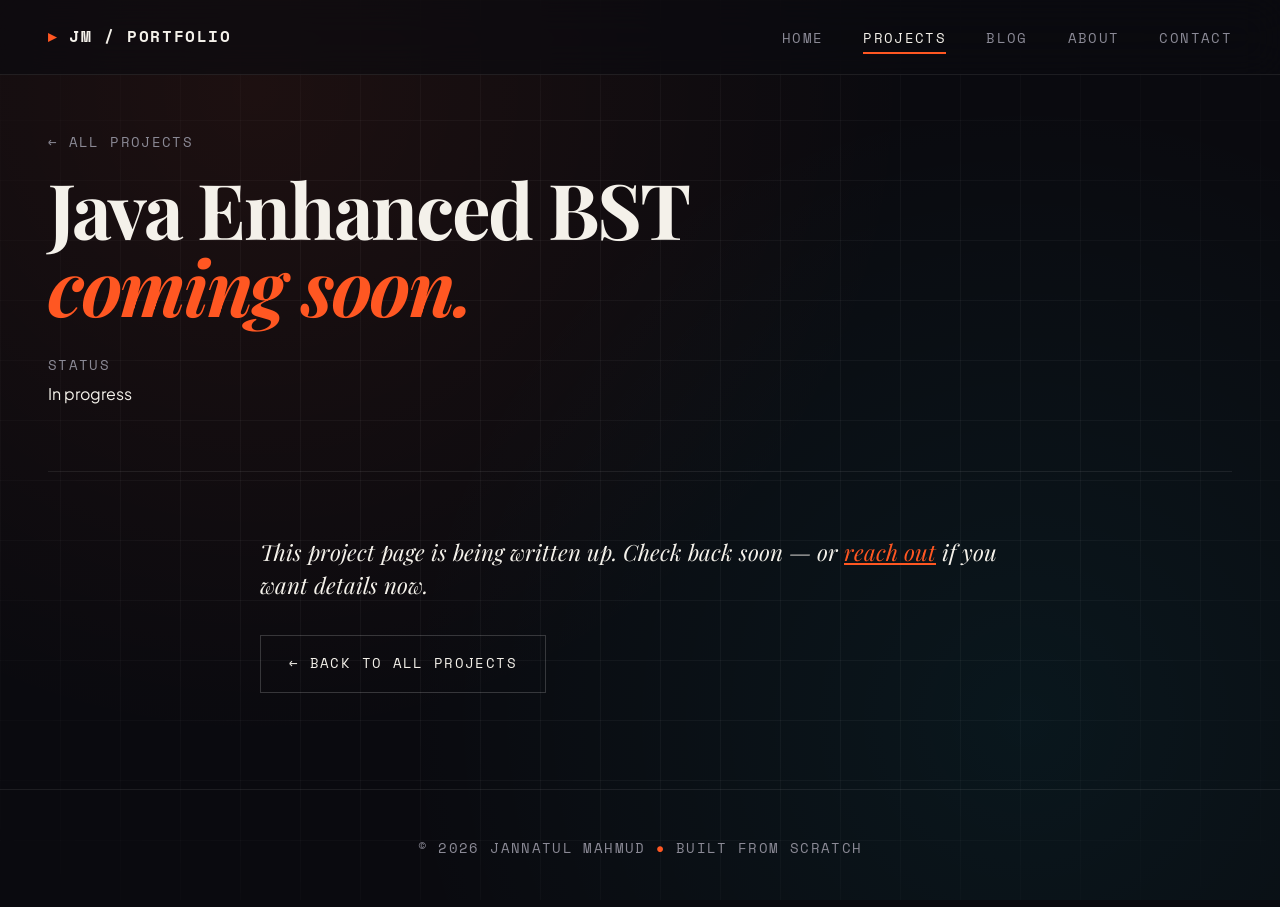
<file: project-bst.html>
<!DOCTYPE html>
<html lang="en">
<head>
<meta charset="UTF-8">
<meta name="viewport" content="width=device-width, initial-scale=1.0">
<title>Java Enhanced BST — Jannatul Mahmud</title>
<link rel="stylesheet" href="styles.css">
<link rel="icon" href="data:image/svg+xml,<svg xmlns='http://www.w3.org/2000/svg' viewBox='0 0 100 100'><text y='.9em' font-size='90' fill='%23ff5722'>▸</text></svg>">
</head>
<body>

<div class="grid-bg"></div>

<nav class="nav">
  <a href="index.html" class="logo">JM / PORTFOLIO</a>
  <ul class="nav-links">
    <li><a href="index.html">Home</a></li>
    <li><a href="projects.html" class="active">Projects</a></li>
    <li><a href="blog.html">Blog</a></li>
    <li><a href="about.html">About</a></li>
    <li><a href="contact.html">Contact</a></li>
  </ul>
</nav>

<div class="container">
  <div class="detail-hero">
    <a href="projects.html" class="back-link">← All projects</a>
    <h1>Java Enhanced BST<br><em>coming soon.</em></h1>
    <div class="detail-meta">
      <div>STATUS<strong>In progress</strong></div>
    </div>
  </div>

  <div class="detail-content">
    <p style="font-family: var(--font-serif); font-size: 1.4rem; font-style: italic; line-height: 1.5;">
      This project page is being written up. Check back soon — or
      <a href="contact.html" style="color: var(--accent);">reach out</a> if you want details now.
    </p>
    <p style="margin-top: 2rem;">
      <a href="projects.html" class="btn">← Back to all projects</a>
    </p>
  </div>
</div>

<footer class="footer">
  © 2026 JANNATUL MAHMUD <span class="accent">●</span> BUILT FROM SCRATCH
</footer>

</body>
</html>
</file>
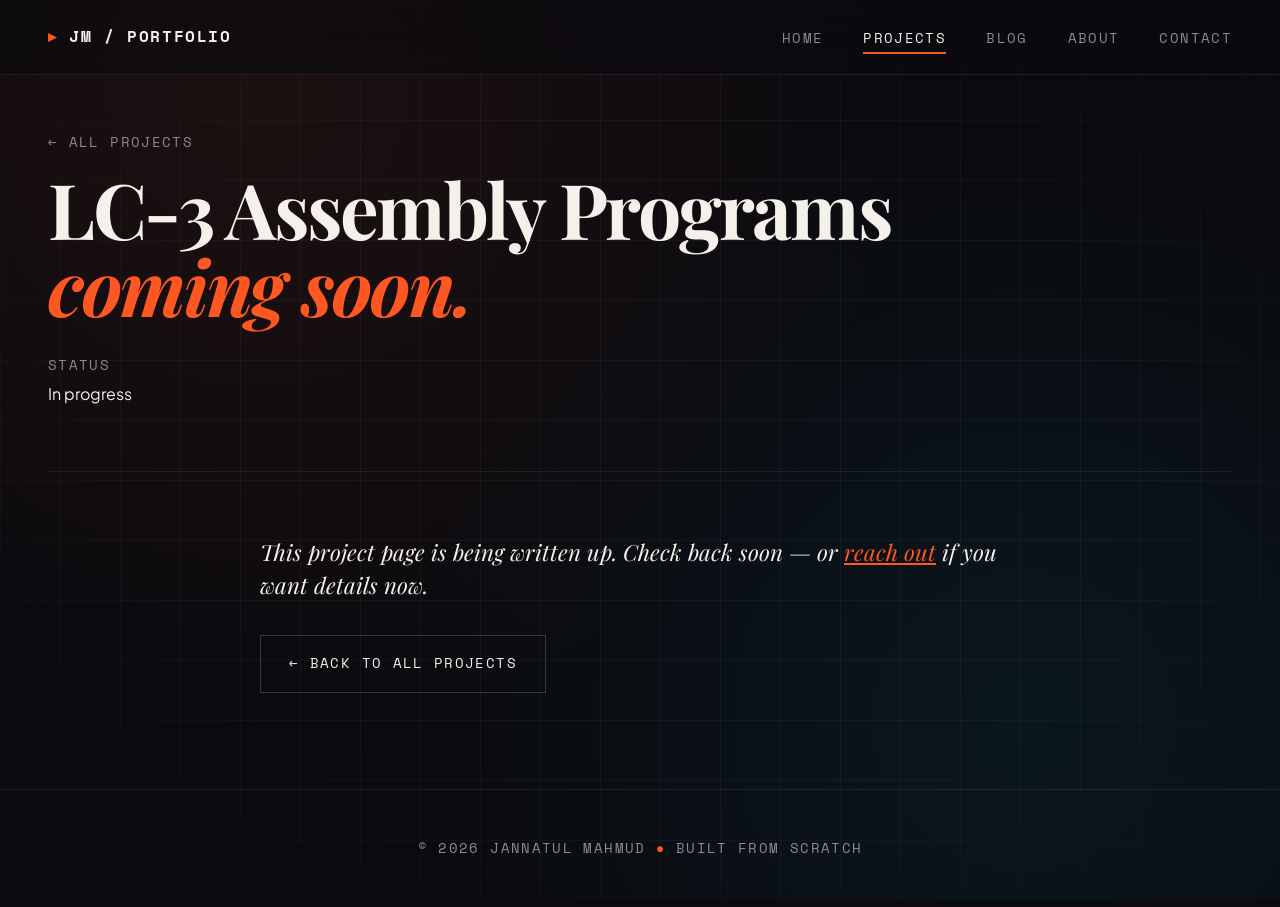
<file: project-lc3.html>
<!DOCTYPE html>
<html lang="en">
<head>
<meta charset="UTF-8">
<meta name="viewport" content="width=device-width, initial-scale=1.0">
<title>LC-3 Assembly Programs — Jannatul Mahmud</title>
<link rel="stylesheet" href="styles.css">
<link rel="icon" href="data:image/svg+xml,<svg xmlns='http://www.w3.org/2000/svg' viewBox='0 0 100 100'><text y='.9em' font-size='90' fill='%23ff5722'>▸</text></svg>">
</head>
<body>

<div class="grid-bg"></div>

<nav class="nav">
  <a href="index.html" class="logo">JM / PORTFOLIO</a>
  <ul class="nav-links">
    <li><a href="index.html">Home</a></li>
    <li><a href="projects.html" class="active">Projects</a></li>
    <li><a href="blog.html">Blog</a></li>
    <li><a href="about.html">About</a></li>
    <li><a href="contact.html">Contact</a></li>
  </ul>
</nav>

<div class="container">
  <div class="detail-hero">
    <a href="projects.html" class="back-link">← All projects</a>
    <h1>LC-3 Assembly Programs<br><em>coming soon.</em></h1>
    <div class="detail-meta">
      <div>STATUS<strong>In progress</strong></div>
    </div>
  </div>

  <div class="detail-content">
    <p style="font-family: var(--font-serif); font-size: 1.4rem; font-style: italic; line-height: 1.5;">
      This project page is being written up. Check back soon — or
      <a href="contact.html" style="color: var(--accent);">reach out</a> if you want details now.
    </p>
    <p style="margin-top: 2rem;">
      <a href="projects.html" class="btn">← Back to all projects</a>
    </p>
  </div>
</div>

<footer class="footer">
  © 2026 JANNATUL MAHMUD <span class="accent">●</span> BUILT FROM SCRATCH
</footer>

</body>
</html>
</file>
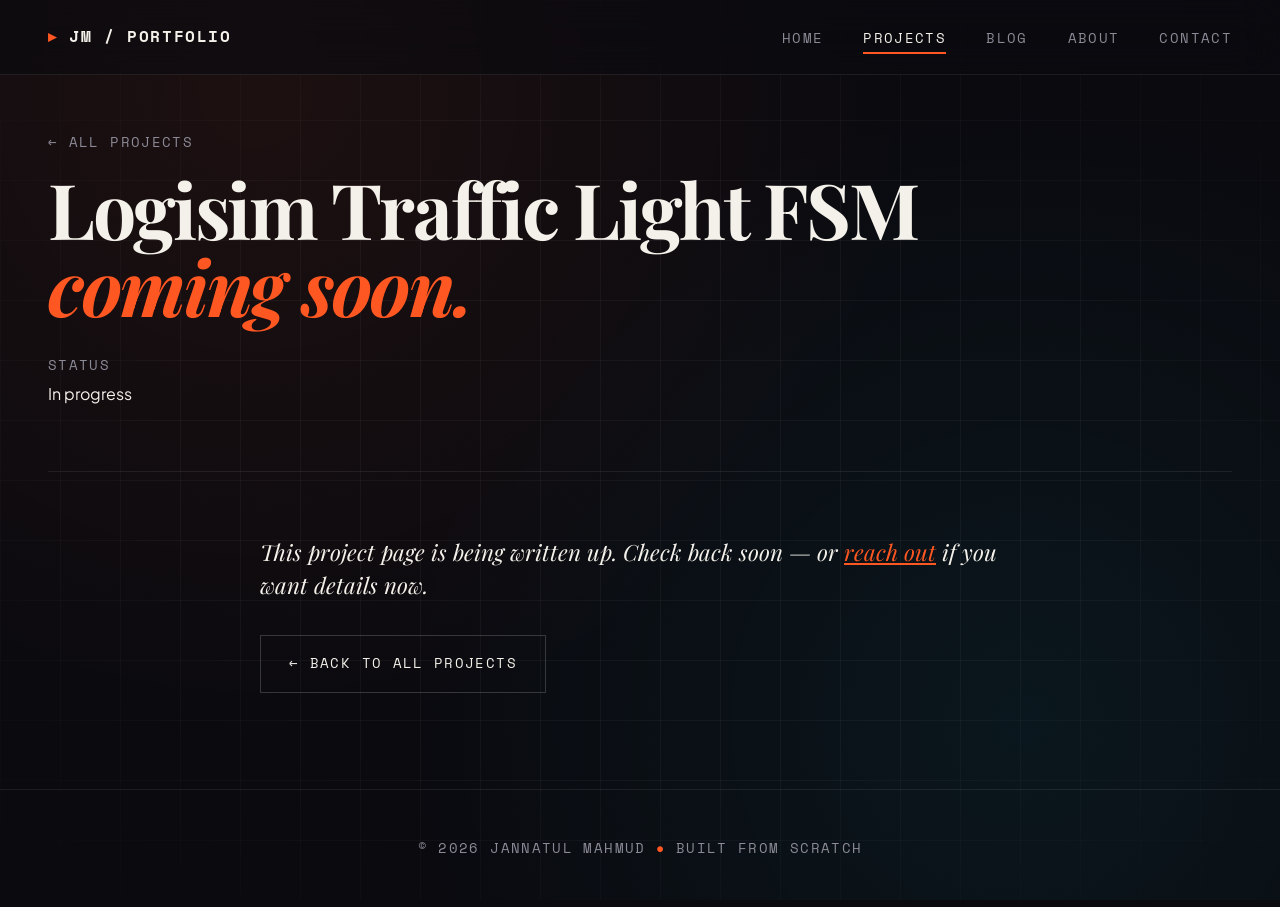
<file: project-logisim.html>
<!DOCTYPE html>
<html lang="en">
<head>
<meta charset="UTF-8">
<meta name="viewport" content="width=device-width, initial-scale=1.0">
<title>Logisim Traffic Light FSM — Jannatul Mahmud</title>
<link rel="stylesheet" href="styles.css">
<link rel="icon" href="data:image/svg+xml,<svg xmlns='http://www.w3.org/2000/svg' viewBox='0 0 100 100'><text y='.9em' font-size='90' fill='%23ff5722'>▸</text></svg>">
</head>
<body>

<div class="grid-bg"></div>

<nav class="nav">
  <a href="index.html" class="logo">JM / PORTFOLIO</a>
  <ul class="nav-links">
    <li><a href="index.html">Home</a></li>
    <li><a href="projects.html" class="active">Projects</a></li>
    <li><a href="blog.html">Blog</a></li>
    <li><a href="about.html">About</a></li>
    <li><a href="contact.html">Contact</a></li>
  </ul>
</nav>

<div class="container">
  <div class="detail-hero">
    <a href="projects.html" class="back-link">← All projects</a>
    <h1>Logisim Traffic Light FSM<br><em>coming soon.</em></h1>
    <div class="detail-meta">
      <div>STATUS<strong>In progress</strong></div>
    </div>
  </div>

  <div class="detail-content">
    <p style="font-family: var(--font-serif); font-size: 1.4rem; font-style: italic; line-height: 1.5;">
      This project page is being written up. Check back soon — or
      <a href="contact.html" style="color: var(--accent);">reach out</a> if you want details now.
    </p>
    <p style="margin-top: 2rem;">
      <a href="projects.html" class="btn">← Back to all projects</a>
    </p>
  </div>
</div>

<footer class="footer">
  © 2026 JANNATUL MAHMUD <span class="accent">●</span> BUILT FROM SCRATCH
</footer>

</body>
</html>
</file>
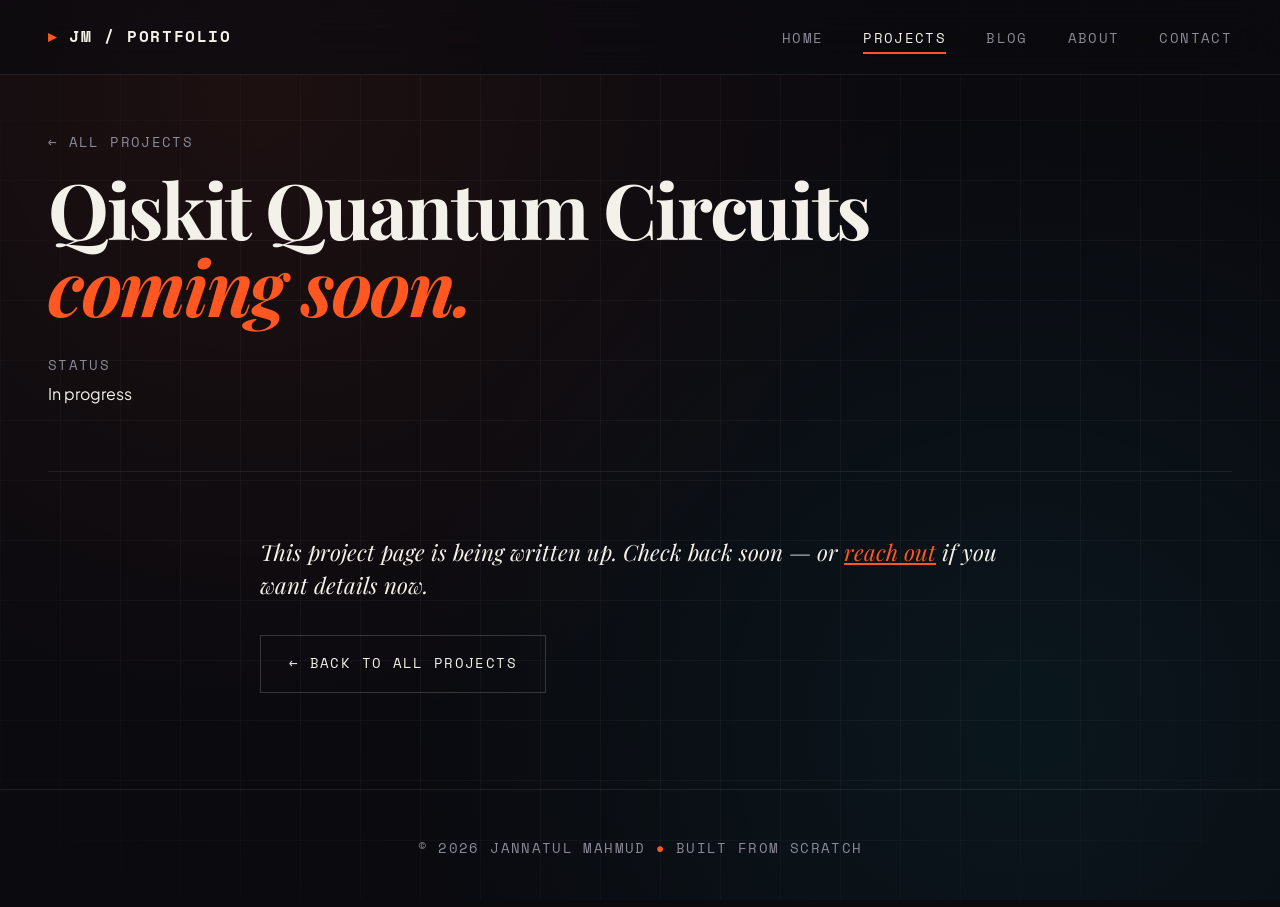
<file: project-qiskit.html>
<!DOCTYPE html>
<html lang="en">
<head>
<meta charset="UTF-8">
<meta name="viewport" content="width=device-width, initial-scale=1.0">
<title>Qiskit Quantum Circuits — Jannatul Mahmud</title>
<link rel="stylesheet" href="styles.css">
<link rel="icon" href="data:image/svg+xml,<svg xmlns='http://www.w3.org/2000/svg' viewBox='0 0 100 100'><text y='.9em' font-size='90' fill='%23ff5722'>▸</text></svg>">
</head>
<body>

<div class="grid-bg"></div>

<nav class="nav">
  <a href="index.html" class="logo">JM / PORTFOLIO</a>
  <ul class="nav-links">
    <li><a href="index.html">Home</a></li>
    <li><a href="projects.html" class="active">Projects</a></li>
    <li><a href="blog.html">Blog</a></li>
    <li><a href="about.html">About</a></li>
    <li><a href="contact.html">Contact</a></li>
  </ul>
</nav>

<div class="container">
  <div class="detail-hero">
    <a href="projects.html" class="back-link">← All projects</a>
    <h1>Qiskit Quantum Circuits<br><em>coming soon.</em></h1>
    <div class="detail-meta">
      <div>STATUS<strong>In progress</strong></div>
    </div>
  </div>

  <div class="detail-content">
    <p style="font-family: var(--font-serif); font-size: 1.4rem; font-style: italic; line-height: 1.5;">
      This project page is being written up. Check back soon — or
      <a href="contact.html" style="color: var(--accent);">reach out</a> if you want details now.
    </p>
    <p style="margin-top: 2rem;">
      <a href="projects.html" class="btn">← Back to all projects</a>
    </p>
  </div>
</div>

<footer class="footer">
  © 2026 JANNATUL MAHMUD <span class="accent">●</span> BUILT FROM SCRATCH
</footer>

</body>
</html>
</file>
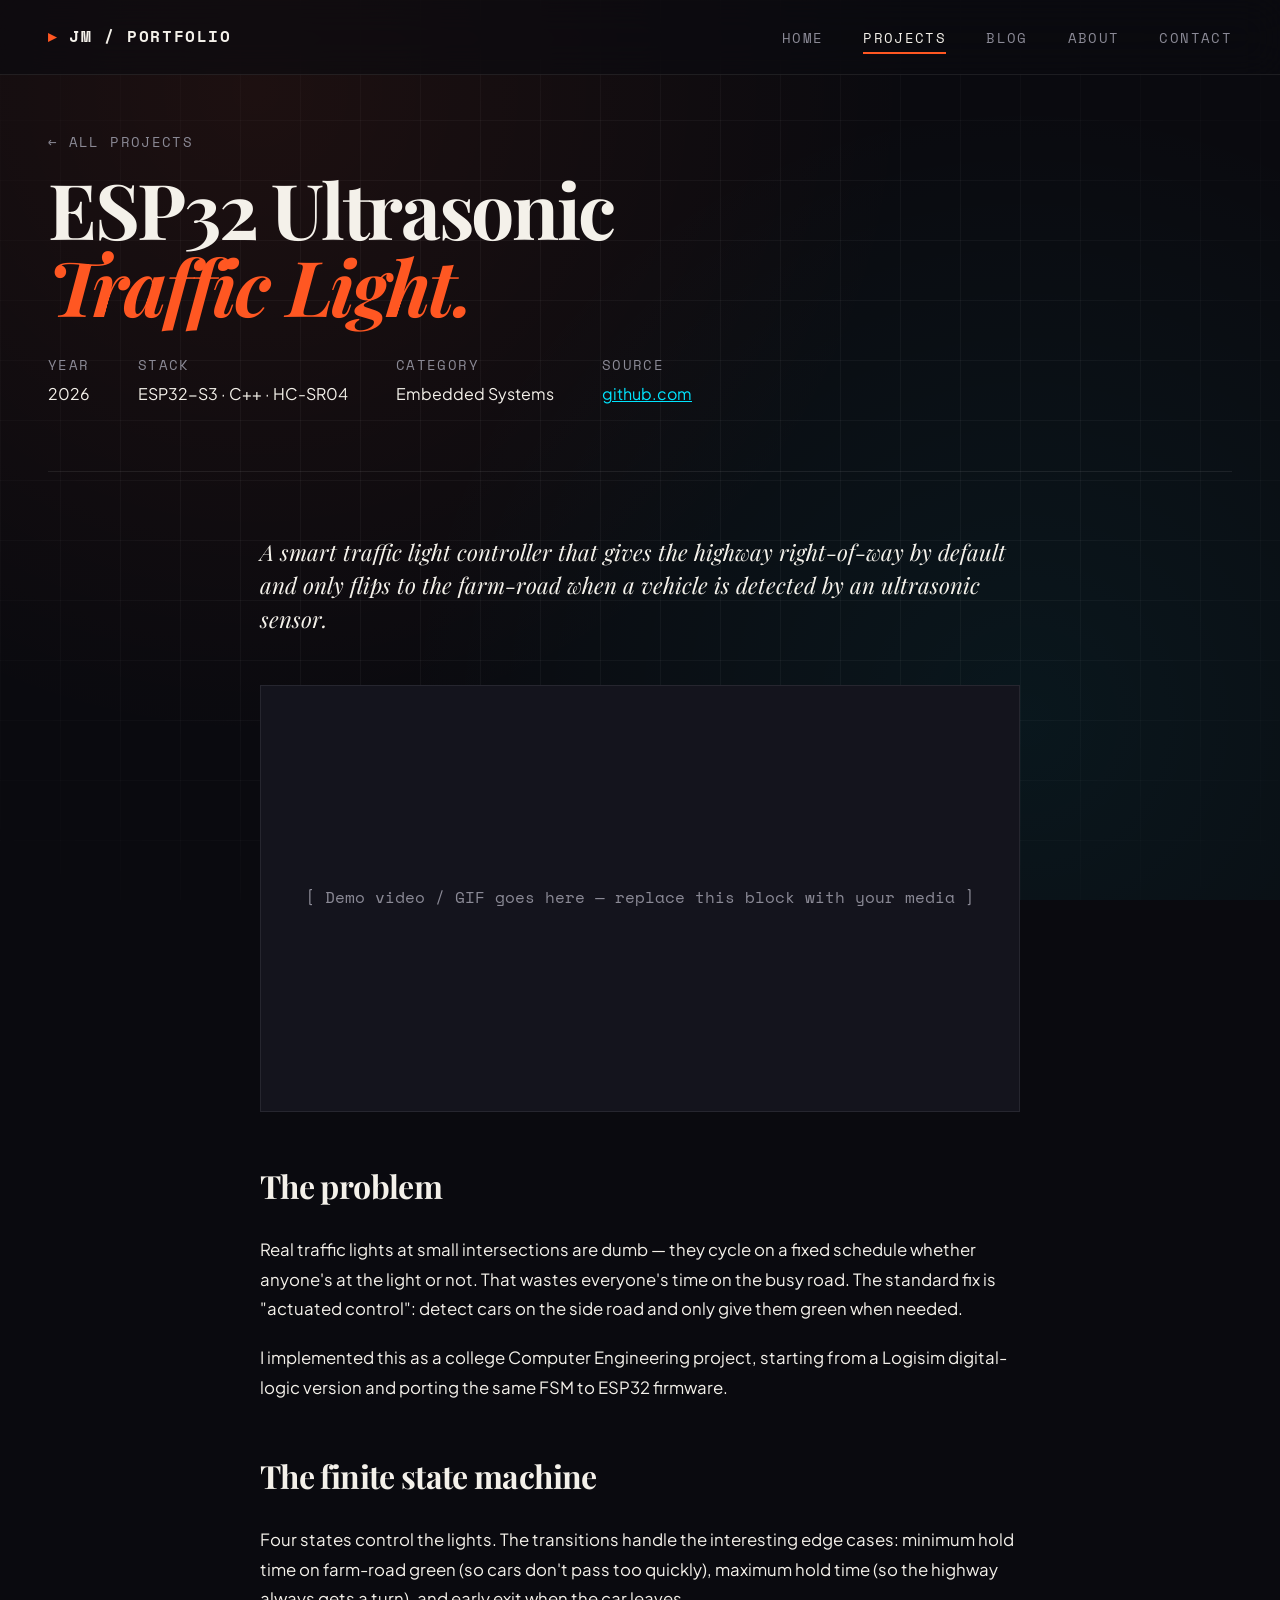
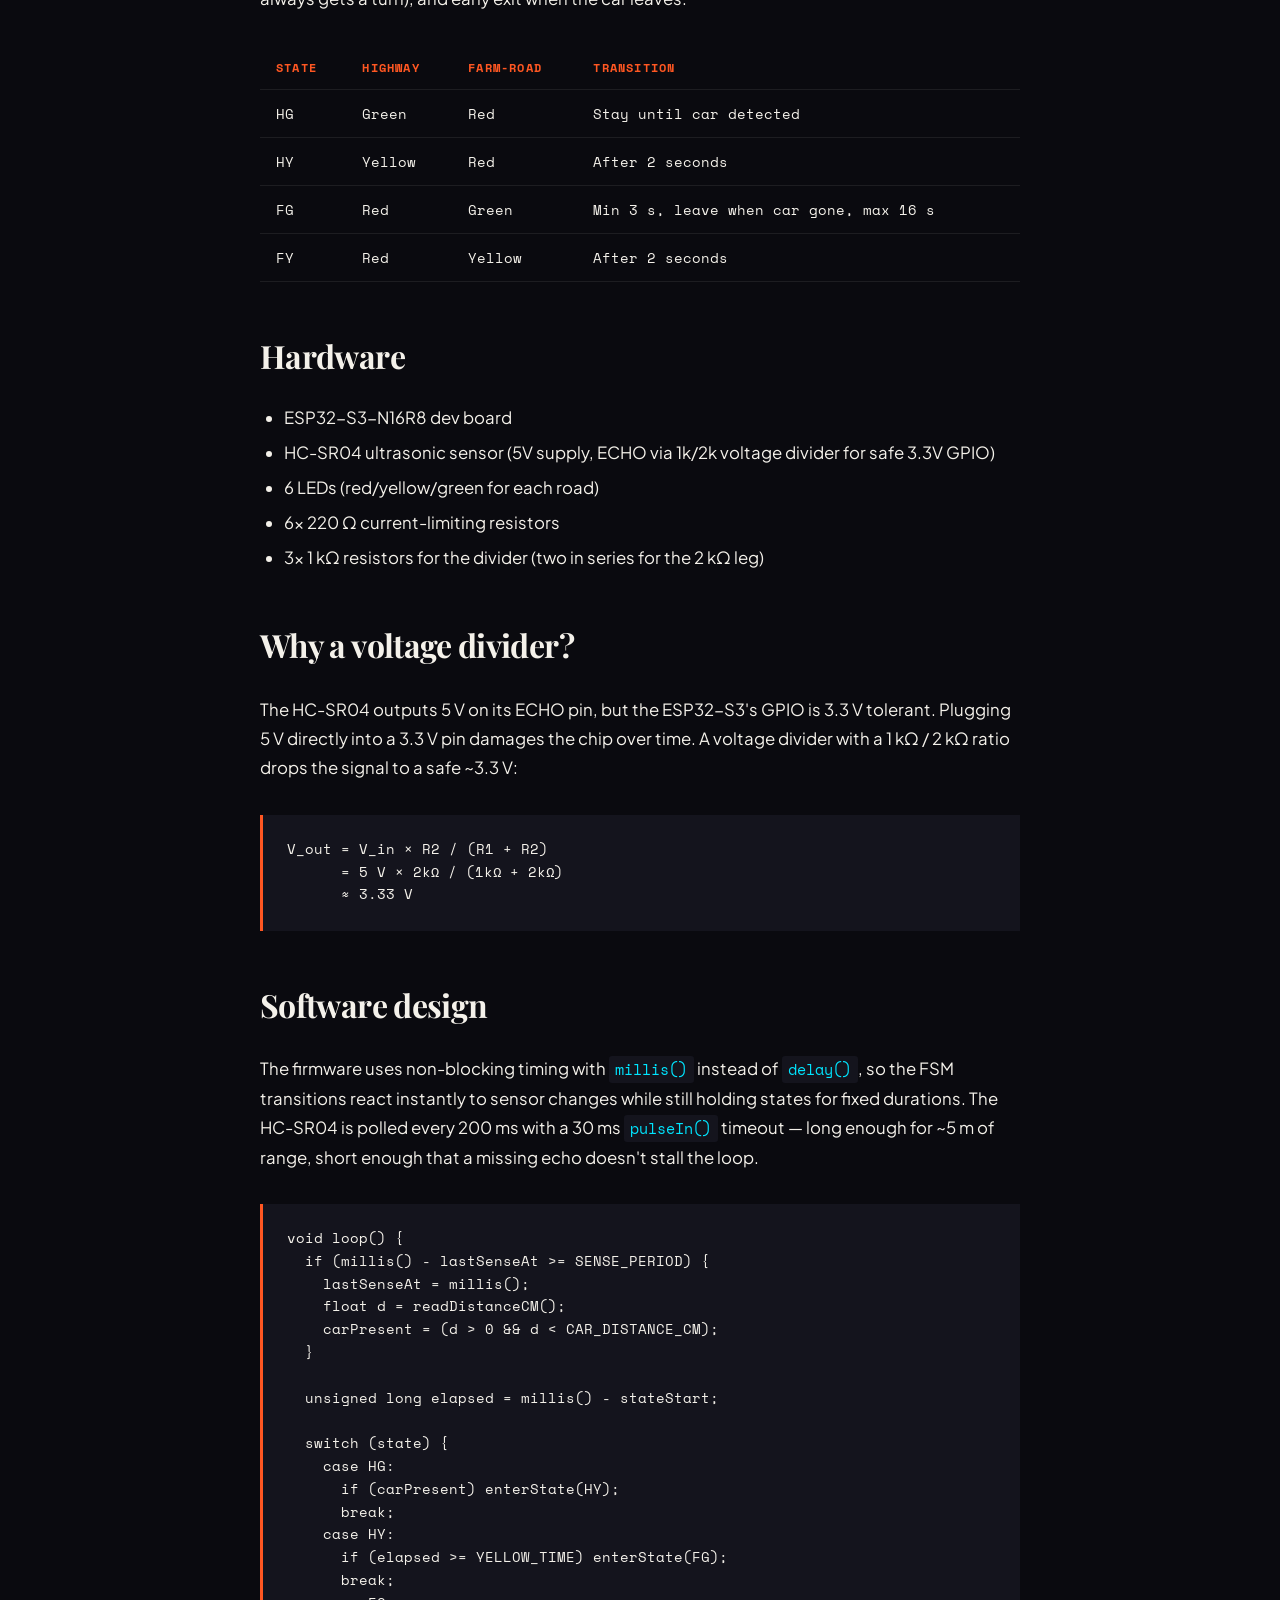
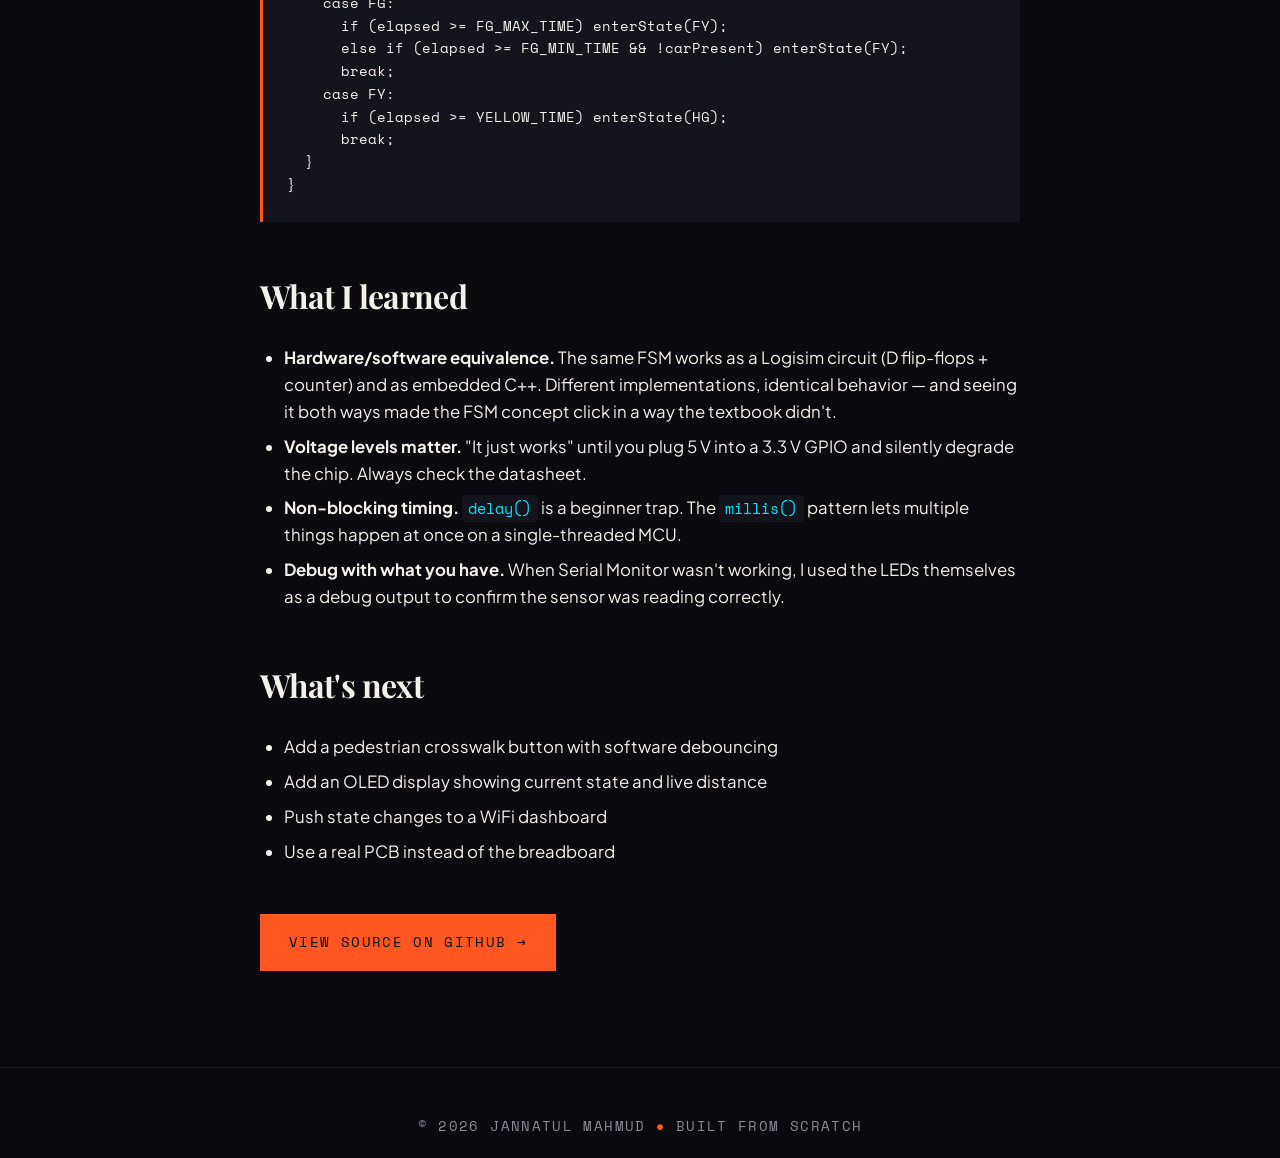
<file: project-traffic-light.html>
<!DOCTYPE html>
<html lang="en">
<head>
<meta charset="UTF-8">
<meta name="viewport" content="width=device-width, initial-scale=1.0">
<title>ESP32 Ultrasonic Traffic Light — Jannatul Mahmud</title>
<link rel="stylesheet" href="styles.css">
<link rel="icon" href="data:image/svg+xml,<svg xmlns='http://www.w3.org/2000/svg' viewBox='0 0 100 100'><text y='.9em' font-size='90' fill='%23ff5722'>▸</text></svg>">
</head>
<body>

<div class="grid-bg"></div>

<nav class="nav">
  <a href="index.html" class="logo">JM / PORTFOLIO</a>
  <ul class="nav-links">
    <li><a href="index.html">Home</a></li>
    <li><a href="projects.html" class="active">Projects</a></li>
    <li><a href="blog.html">Blog</a></li>
    <li><a href="about.html">About</a></li>
    <li><a href="contact.html">Contact</a></li>
  </ul>
</nav>

<div class="container">
  <div class="detail-hero">
    <a href="projects.html" class="back-link">← All projects</a>
    <h1>ESP32 Ultrasonic<br><em>Traffic Light.</em></h1>
    <div class="detail-meta">
      <div>YEAR<strong>2026</strong></div>
      <div>STACK<strong>ESP32-S3 · C++ · HC-SR04</strong></div>
      <div>CATEGORY<strong>Embedded Systems</strong></div>
      <div>SOURCE<strong><a href="https://github.com/jannatul-mahmud/esp32-traffic-light" style="color: var(--accent-2);">github.com</a></strong></div>
    </div>
  </div>

  <div class="detail-content">

    <p style="font-family: var(--font-serif); font-size: 1.4rem; font-style: italic; color: var(--ink); line-height: 1.5; margin-bottom: 2.5rem;">
      A smart traffic light controller that gives the highway right-of-way by default
      and only flips to the farm-road when a vehicle is detected by an ultrasonic sensor.
    </p>

    <div class="video-embed">
      <span>[ Demo video / GIF goes here — replace this block with your media ]</span>
    </div>

    <h2>The problem</h2>
    <p>
      Real traffic lights at small intersections are dumb — they cycle on a fixed
      schedule whether anyone's at the light or not. That wastes everyone's time on
      the busy road. The standard fix is "actuated control": detect cars on the side
      road and only give them green when needed.
    </p>
    <p>
      I implemented this as a college Computer Engineering project, starting from a
      Logisim digital-logic version and porting the same FSM to ESP32 firmware.
    </p>

    <h2>The finite state machine</h2>
    <p>
      Four states control the lights. The transitions handle the interesting edge
      cases: minimum hold time on farm-road green (so cars don't pass too quickly),
      maximum hold time (so the highway always gets a turn), and early exit when the
      car leaves.
    </p>

    <table class="detail-table">
      <thead>
        <tr><th>State</th><th>Highway</th><th>Farm-road</th><th>Transition</th></tr>
      </thead>
      <tbody>
        <tr><td>HG</td><td>Green</td><td>Red</td><td>Stay until car detected</td></tr>
        <tr><td>HY</td><td>Yellow</td><td>Red</td><td>After 2 seconds</td></tr>
        <tr><td>FG</td><td>Red</td><td>Green</td><td>Min 3 s, leave when car gone, max 16 s</td></tr>
        <tr><td>FY</td><td>Red</td><td>Yellow</td><td>After 2 seconds</td></tr>
      </tbody>
    </table>

    <h2>Hardware</h2>
    <ul>
      <li>ESP32-S3-N16R8 dev board</li>
      <li>HC-SR04 ultrasonic sensor (5V supply, ECHO via 1k/2k voltage divider for safe 3.3V GPIO)</li>
      <li>6 LEDs (red/yellow/green for each road)</li>
      <li>6× 220 Ω current-limiting resistors</li>
      <li>3× 1 kΩ resistors for the divider (two in series for the 2 kΩ leg)</li>
    </ul>

    <h2>Why a voltage divider?</h2>
    <p>
      The HC-SR04 outputs 5 V on its ECHO pin, but the ESP32-S3's GPIO is 3.3 V tolerant.
      Plugging 5 V directly into a 3.3 V pin damages the chip over time. A voltage
      divider with a 1 kΩ / 2 kΩ ratio drops the signal to a safe ~3.3 V:
    </p>
    <pre><code>V_out = V_in × R2 / (R1 + R2)
      = 5 V × 2kΩ / (1kΩ + 2kΩ)
      ≈ 3.33 V</code></pre>

    <h2>Software design</h2>
    <p>
      The firmware uses non-blocking timing with <code>millis()</code> instead of
      <code>delay()</code>, so the FSM transitions react instantly to sensor changes
      while still holding states for fixed durations. The HC-SR04 is polled every
      200 ms with a 30 ms <code>pulseIn()</code> timeout — long enough for ~5 m of
      range, short enough that a missing echo doesn't stall the loop.
    </p>

    <pre><code>void loop() {
  if (millis() - lastSenseAt >= SENSE_PERIOD) {
    lastSenseAt = millis();
    float d = readDistanceCM();
    carPresent = (d > 0 && d < CAR_DISTANCE_CM);
  }

  unsigned long elapsed = millis() - stateStart;

  switch (state) {
    case HG:
      if (carPresent) enterState(HY);
      break;
    case HY:
      if (elapsed >= YELLOW_TIME) enterState(FG);
      break;
    case FG:
      if (elapsed >= FG_MAX_TIME) enterState(FY);
      else if (elapsed >= FG_MIN_TIME && !carPresent) enterState(FY);
      break;
    case FY:
      if (elapsed >= YELLOW_TIME) enterState(HG);
      break;
  }
}</code></pre>

    <h2>What I learned</h2>
    <ul>
      <li><strong>Hardware/software equivalence.</strong> The same FSM works as a Logisim circuit (D flip-flops + counter) and as embedded C++. Different implementations, identical behavior — and seeing it both ways made the FSM concept click in a way the textbook didn't.</li>
      <li><strong>Voltage levels matter.</strong> "It just works" until you plug 5 V into a 3.3 V GPIO and silently degrade the chip. Always check the datasheet.</li>
      <li><strong>Non-blocking timing.</strong> <code>delay()</code> is a beginner trap. The <code>millis()</code> pattern lets multiple things happen at once on a single-threaded MCU.</li>
      <li><strong>Debug with what you have.</strong> When Serial Monitor wasn't working, I used the LEDs themselves as a debug output to confirm the sensor was reading correctly.</li>
    </ul>

    <h2>What's next</h2>
    <ul>
      <li>Add a pedestrian crosswalk button with software debouncing</li>
      <li>Add an OLED display showing current state and live distance</li>
      <li>Push state changes to a WiFi dashboard</li>
      <li>Use a real PCB instead of the breadboard</li>
    </ul>

    <p style="margin-top: 3rem;">
      <a href="https://github.com/jannatul-mahmud/esp32-traffic-light" class="btn btn-primary">View source on GitHub →</a>
    </p>

  </div>
</div>

<footer class="footer">
  © 2026 JANNATUL MAHMUD <span class="accent">●</span> BUILT FROM SCRATCH
</footer>

</body>
</html>
</file>
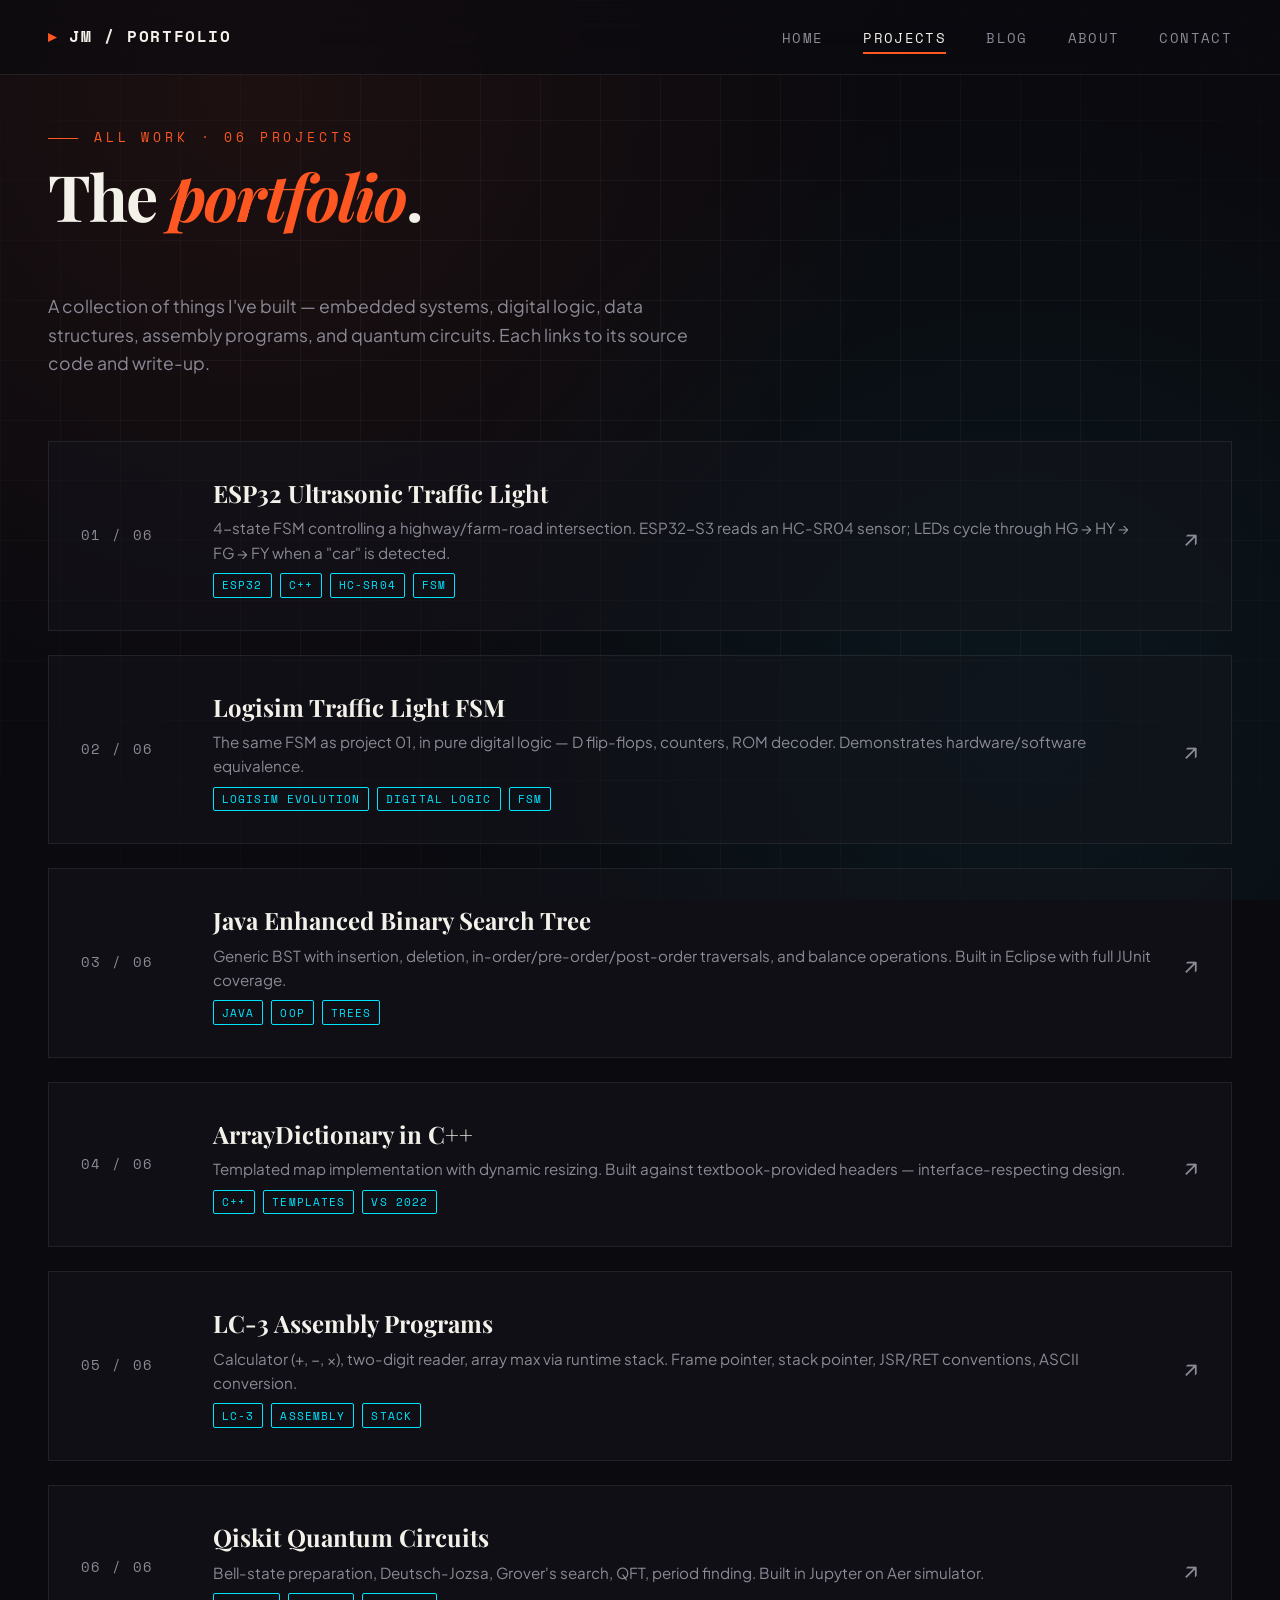
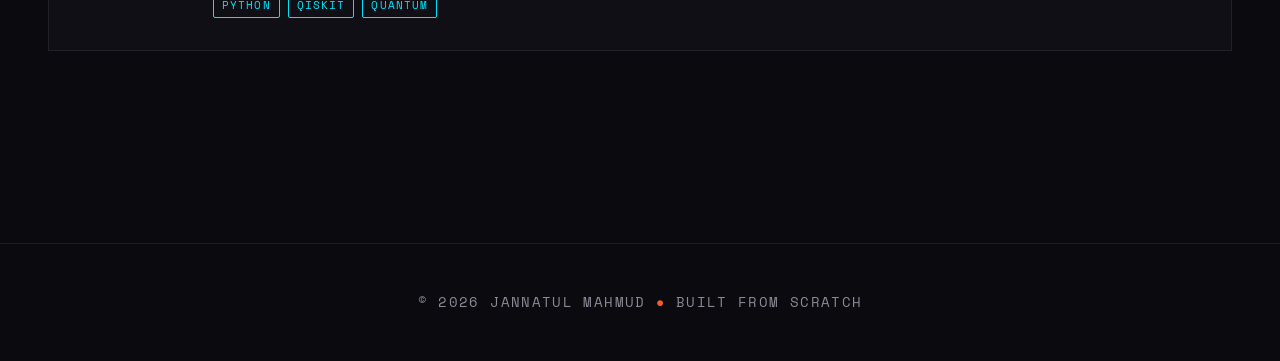
<file: projects.html>
<!DOCTYPE html>
<html lang="en">
<head>
<meta charset="UTF-8">
<meta name="viewport" content="width=device-width, initial-scale=1.0">
<title>Projects — Jannatul Mahmud</title>
<link rel="stylesheet" href="styles.css">
<link rel="icon" href="data:image/svg+xml,<svg xmlns='http://www.w3.org/2000/svg' viewBox='0 0 100 100'><text y='.9em' font-size='90' fill='%23ff5722'>▸</text></svg>">
</head>
<body>

<div class="grid-bg"></div>

<nav class="nav">
  <a href="index.html" class="logo">JM / PORTFOLIO</a>
  <ul class="nav-links">
    <li><a href="index.html">Home</a></li>
    <li><a href="projects.html" class="active">Projects</a></li>
    <li><a href="blog.html">Blog</a></li>
    <li><a href="about.html">About</a></li>
    <li><a href="contact.html">Contact</a></li>
  </ul>
</nav>

<div class="page-wrap container">
  <div class="section-eyebrow">All work · 06 projects</div>
  <h1 class="section-title">The <em>portfolio</em>.</h1>

  <p style="max-width:680px; color: var(--muted); font-size: 1.1rem; margin-bottom: 4rem;">
    A collection of things I've built — embedded systems, digital logic, data structures,
    assembly programs, and quantum circuits. Each links to its source code and write-up.
  </p>

  <div class="projects">
    <a href="project-traffic-light.html" class="project">
      <div class="project-num">01 / 06</div>
      <div class="project-info">
        <h3>ESP32 Ultrasonic Traffic Light</h3>
        <p>4-state FSM controlling a highway/farm-road intersection. ESP32-S3 reads an HC-SR04 sensor; LEDs cycle through HG → HY → FG → FY when a "car" is detected.</p>
        <div class="project-tags">
          <span class="tag">ESP32</span><span class="tag">C++</span><span class="tag">HC-SR04</span><span class="tag">FSM</span>
        </div>
      </div>
      <div class="project-arrow">↗</div>
    </a>

    <a href="project-logisim.html" class="project">
      <div class="project-num">02 / 06</div>
      <div class="project-info">
        <h3>Logisim Traffic Light FSM</h3>
        <p>The same FSM as project 01, in pure digital logic — D flip-flops, counters, ROM decoder. Demonstrates hardware/software equivalence.</p>
        <div class="project-tags">
          <span class="tag">Logisim Evolution</span><span class="tag">Digital Logic</span><span class="tag">FSM</span>
        </div>
      </div>
      <div class="project-arrow">↗</div>
    </a>

    <a href="project-bst.html" class="project">
      <div class="project-num">03 / 06</div>
      <div class="project-info">
        <h3>Java Enhanced Binary Search Tree</h3>
        <p>Generic BST with insertion, deletion, in-order/pre-order/post-order traversals, and balance operations. Built in Eclipse with full JUnit coverage.</p>
        <div class="project-tags">
          <span class="tag">Java</span><span class="tag">OOP</span><span class="tag">Trees</span>
        </div>
      </div>
      <div class="project-arrow">↗</div>
    </a>

    <a href="project-array-dict.html" class="project">
      <div class="project-num">04 / 06</div>
      <div class="project-info">
        <h3>ArrayDictionary in C++</h3>
        <p>Templated map implementation with dynamic resizing. Built against textbook-provided headers — interface-respecting design.</p>
        <div class="project-tags">
          <span class="tag">C++</span><span class="tag">Templates</span><span class="tag">VS 2022</span>
        </div>
      </div>
      <div class="project-arrow">↗</div>
    </a>

    <a href="project-lc3.html" class="project">
      <div class="project-num">05 / 06</div>
      <div class="project-info">
        <h3>LC-3 Assembly Programs</h3>
        <p>Calculator (+, −, ×), two-digit reader, array max via runtime stack. Frame pointer, stack pointer, JSR/RET conventions, ASCII conversion.</p>
        <div class="project-tags">
          <span class="tag">LC-3</span><span class="tag">Assembly</span><span class="tag">Stack</span>
        </div>
      </div>
      <div class="project-arrow">↗</div>
    </a>

    <a href="project-qiskit.html" class="project">
      <div class="project-num">06 / 06</div>
      <div class="project-info">
        <h3>Qiskit Quantum Circuits</h3>
        <p>Bell-state preparation, Deutsch-Jozsa, Grover's search, QFT, period finding. Built in Jupyter on Aer simulator.</p>
        <div class="project-tags">
          <span class="tag">Python</span><span class="tag">Qiskit</span><span class="tag">Quantum</span>
        </div>
      </div>
      <div class="project-arrow">↗</div>
    </a>
  </div>
</div>

<footer class="footer">
  © 2026 JANNATUL MAHMUD <span class="accent">●</span> BUILT FROM SCRATCH
</footer>

</body>
</html>
</file>
<file: styles.css>
/* Jannatul Mahmud — Portfolio
   Style: bold + creative, dark base, electric orange + cyan accents */

@import url('https://fonts.googleapis.com/css2?family=Space+Mono:wght@400;700&family=Plus+Jakarta+Sans:wght@300;400;500;700;800&family=Playfair+Display:ital,wght@0,400;0,700;1,400&display=swap');

:root {
  --bg: #0a0a0f;
  --bg-elev: #14141d;
  --ink: #f4f1ea;
  --muted: #8b8a96;
  --accent: #ff5722;
  --accent-2: #00e5ff;
  --line: rgba(255,255,255,0.08);
  --line-strong: rgba(255,255,255,0.18);
  --grid: rgba(255,255,255,0.04);
  --font-display: 'Space Mono', 'Courier New', monospace;
  --font-serif: 'Playfair Display', Georgia, serif;
  --font-sans: 'Plus Jakarta Sans', system-ui, sans-serif;
}

* { box-sizing: border-box; margin: 0; padding: 0; }
html { scroll-behavior: smooth; }

body {
  font-family: var(--font-sans);
  background: var(--bg);
  color: var(--ink);
  line-height: 1.6;
  overflow-x: hidden;
  -webkit-font-smoothing: antialiased;
  background-image:
    radial-gradient(circle at 20% 10%, rgba(255,87,34,0.08), transparent 50%),
    radial-gradient(circle at 80% 80%, rgba(0,229,255,0.06), transparent 50%);
  background-attachment: fixed;
}

.grid-bg {
  position: fixed; inset: 0; z-index: -1;
  background-image:
    linear-gradient(var(--grid) 1px, transparent 1px),
    linear-gradient(90deg, var(--grid) 1px, transparent 1px);
  background-size: 60px 60px;
  pointer-events: none;
  mask-image: radial-gradient(ellipse at center, black 50%, transparent 100%);
}

/* Navigation */
.nav {
  position: fixed; top: 0; left: 0; right: 0;
  padding: 1.5rem 3rem;
  display: flex; justify-content: space-between; align-items: center;
  z-index: 100;
  backdrop-filter: blur(20px);
  background: rgba(10,10,15,0.6);
  border-bottom: 1px solid var(--line);
}

.logo {
  font-family: var(--font-display);
  font-size: 1rem; font-weight: 700; letter-spacing: 0.1em;
  color: var(--ink); text-decoration: none;
}
.logo::before { content: "▸ "; color: var(--accent); }

.nav-links { display: flex; gap: 2.5rem; list-style: none; }
.nav-links a {
  color: var(--muted); text-decoration: none;
  font-size: 0.85rem; letter-spacing: 0.1em; text-transform: uppercase;
  font-weight: 500; font-family: var(--font-display);
  transition: color 0.3s; position: relative;
}
.nav-links a:hover, .nav-links a.active { color: var(--ink); }
.nav-links a.active::after {
  content: ""; position: absolute; bottom: -6px; left: 0; right: 0;
  height: 2px; background: var(--accent);
}

/* Layout */
.container { max-width: 1280px; margin: 0 auto; padding: 0 3rem; }
.section { padding: 6rem 0; }
.page-wrap { padding-top: 8rem; padding-bottom: 6rem; min-height: 100vh; }

/* Hero */
.hero {
  min-height: 100vh;
  display: flex; flex-direction: column; justify-content: center;
  padding: 8rem 3rem 4rem;
  max-width: 1280px; margin: 0 auto;
}
.hero-tag {
  font-family: var(--font-display); font-size: 0.85rem;
  letter-spacing: 0.3em; text-transform: uppercase; color: var(--accent);
  margin-bottom: 2rem; display: flex; align-items: center; gap: 1rem;
  opacity: 0; animation: fadeUp 0.8s 0.2s forwards;
}
.hero-tag::before { content: ""; width: 40px; height: 1px; background: var(--accent); }
.hero h1 {
  font-family: var(--font-serif);
  font-size: clamp(3rem, 9vw, 8rem); font-weight: 700;
  line-height: 0.95; letter-spacing: -0.04em; margin-bottom: 2rem;
  opacity: 0; animation: fadeUp 0.8s 0.4s forwards;
}
.hero h1 em { font-style: italic; color: var(--accent); }
.hero h1 .underline { position: relative; display: inline-block; }
.hero h1 .underline::after {
  content: ""; position: absolute; bottom: 0.1em; left: 0; right: 0;
  height: 0.15em; background: var(--accent-2); z-index: -1; opacity: 0.6;
}
.hero-sub {
  font-size: 1.25rem; color: var(--muted); max-width: 600px;
  margin-bottom: 3rem; opacity: 0; animation: fadeUp 0.8s 0.6s forwards;
}
.hero-sub strong { color: var(--ink); font-weight: 500; }

.cta-row {
  display: flex; gap: 1.5rem; align-items: center; flex-wrap: wrap;
  opacity: 0; animation: fadeUp 0.8s 0.8s forwards;
}

.btn {
  display: inline-flex; align-items: center; gap: 0.6rem;
  padding: 1rem 1.75rem; border: 1px solid var(--line-strong);
  background: transparent; color: var(--ink); text-decoration: none;
  font-family: var(--font-display); font-size: 0.85rem;
  letter-spacing: 0.1em; text-transform: uppercase; cursor: pointer;
  transition: all 0.3s; position: relative; overflow: hidden;
}
.btn::before {
  content: ""; position: absolute; inset: 0; background: var(--accent);
  transform: translateY(100%); transition: transform 0.3s; z-index: -1;
}
.btn:hover { border-color: var(--accent); color: var(--bg); }
.btn:hover::before { transform: translateY(0); }
.btn-primary { background: var(--accent); border-color: var(--accent); color: var(--bg); }
.btn-primary::before { background: var(--ink); }
.btn-primary:hover { color: var(--bg); }

/* Marquee */
.marquee {
  margin-top: 6rem; overflow: hidden;
  border-top: 1px solid var(--line); border-bottom: 1px solid var(--line);
  padding: 1.5rem 0;
}
.marquee-track {
  display: flex; gap: 4rem; white-space: nowrap;
  animation: scroll 30s linear infinite;
  font-family: var(--font-display); font-size: 1.1rem;
  color: var(--muted); letter-spacing: 0.1em; text-transform: uppercase;
}
.marquee-track span { display: inline-flex; align-items: center; gap: 4rem; }
.marquee-track .dot { color: var(--accent); }

@keyframes scroll {
  from { transform: translateX(0); }
  to { transform: translateX(-50%); }
}

/* Section heading */
.section-eyebrow {
  font-family: var(--font-display); font-size: 0.8rem;
  letter-spacing: 0.3em; text-transform: uppercase; color: var(--accent);
  margin-bottom: 1rem; display: flex; align-items: center; gap: 1rem;
}
.section-eyebrow::before { content: ""; width: 30px; height: 1px; background: var(--accent); }
.section-title {
  font-family: var(--font-serif);
  font-size: clamp(2.5rem, 5vw, 4.5rem); font-weight: 700;
  line-height: 1; letter-spacing: -0.03em; margin-bottom: 4rem;
}
.section-title em { font-style: italic; color: var(--accent); }

/* Project cards */
.projects { display: grid; grid-template-columns: 1fr; gap: 1.5rem; }
.project {
  display: grid; grid-template-columns: 100px 1fr auto; gap: 2rem;
  align-items: center; padding: 2rem;
  border: 1px solid var(--line); background: rgba(20,20,29,0.5);
  text-decoration: none; color: var(--ink);
  transition: all 0.3s; position: relative; overflow: hidden;
}
.project::before {
  content: ""; position: absolute; top: 0; left: 0;
  width: 4px; height: 100%; background: var(--accent);
  transform: scaleY(0); transform-origin: top; transition: transform 0.3s;
}
.project:hover {
  border-color: var(--line-strong); background: rgba(20,20,29,0.9);
  transform: translateX(8px);
}
.project:hover::before { transform: scaleY(1); }
.project-num {
  font-family: var(--font-display); font-size: 0.85rem;
  color: var(--muted); letter-spacing: 0.1em;
}
.project-info h3 {
  font-family: var(--font-serif); font-size: 1.5rem;
  font-weight: 700; margin-bottom: 0.25rem;
}
.project-info p { color: var(--muted); font-size: 0.95rem; }
.project-tags { display: flex; gap: 0.5rem; margin-top: 0.5rem; flex-wrap: wrap; }
.tag {
  font-family: var(--font-display); font-size: 0.7rem;
  letter-spacing: 0.1em; text-transform: uppercase; color: var(--accent-2);
  border: 1px solid var(--accent-2); padding: 0.15rem 0.5rem; border-radius: 2px;
}
.project-arrow { font-size: 1.5rem; color: var(--muted); transition: all 0.3s; }
.project:hover .project-arrow { color: var(--accent); transform: translate(4px, -4px); }

/* About */
.about-grid { display: grid; grid-template-columns: 1fr 1fr; gap: 4rem; align-items: start; }
.about-text p {
  font-size: 1.05rem; color: var(--ink);
  margin-bottom: 1.25rem; line-height: 1.7;
}
.about-text p:first-child {
  font-family: var(--font-serif); font-size: 1.5rem; font-style: italic;
  color: var(--ink); line-height: 1.4; margin-bottom: 2rem;
}
.about-meta { border-left: 2px solid var(--accent); padding-left: 2rem; }
.meta-row { margin-bottom: 2rem; }
.meta-label {
  font-family: var(--font-display); font-size: 0.75rem;
  letter-spacing: 0.2em; text-transform: uppercase; color: var(--muted);
  margin-bottom: 0.5rem;
}
.meta-value { font-size: 1.05rem; color: var(--ink); }

/* Skills */
.skills-grid {
  display: grid; grid-template-columns: repeat(auto-fit, minmax(200px, 1fr));
  gap: 1rem;
}
.skill-chip {
  font-family: var(--font-display); font-size: 0.9rem;
  padding: 1rem 1.25rem; border: 1px solid var(--line);
  background: rgba(20,20,29,0.5); transition: all 0.3s; text-align: center;
}
.skill-chip:hover { border-color: var(--accent); color: var(--accent); transform: translateY(-2px); }

/* Blog */
.blog-list { display: grid; gap: 0; }
.blog-item {
  display: grid; grid-template-columns: 200px 1fr auto;
  gap: 3rem; padding: 3rem 0;
  border-bottom: 1px solid var(--line);
  text-decoration: none; color: var(--ink);
  transition: all 0.3s; align-items: start;
}
.blog-item:hover { padding-left: 1rem; }
.blog-date { font-family: var(--font-display); font-size: 0.85rem; color: var(--muted); letter-spacing: 0.1em; }
.blog-item h3 {
  font-family: var(--font-serif); font-size: 2rem;
  line-height: 1.1; font-weight: 700; margin-bottom: 0.75rem;
}
.blog-item:hover h3 { color: var(--accent); }
.blog-item p { color: var(--muted); font-size: 1rem; }
.blog-arrow { align-self: center; font-size: 1.5rem; color: var(--muted); }

/* Contact */
.contact-grid { display: grid; grid-template-columns: 1fr 1fr; gap: 4rem; margin-top: 4rem; }
.contact-channel {
  border: 1px solid var(--line); padding: 2.5rem;
  text-decoration: none; color: var(--ink);
  transition: all 0.3s; background: rgba(20,20,29,0.5);
}
.contact-channel:hover {
  border-color: var(--accent); background: rgba(20,20,29,0.9); transform: translateY(-4px);
}
.contact-channel .label {
  font-family: var(--font-display); font-size: 0.75rem;
  letter-spacing: 0.2em; text-transform: uppercase;
  color: var(--muted); margin-bottom: 1rem;
}
.contact-channel .value {
  font-family: var(--font-serif); font-size: 1.75rem;
  font-weight: 700; letter-spacing: -0.02em;
}

/* Footer */
.footer {
  border-top: 1px solid var(--line); padding: 3rem;
  margin-top: 6rem; text-align: center; color: var(--muted);
  font-family: var(--font-display); font-size: 0.85rem; letter-spacing: 0.1em;
}
.footer .accent { color: var(--accent); }

/* Detail pages */
.detail-hero {
  padding-top: 8rem; padding-bottom: 4rem;
  border-bottom: 1px solid var(--line); margin-bottom: 4rem;
}
.detail-hero h1 {
  font-family: var(--font-serif);
  font-size: clamp(2.5rem, 6vw, 5rem);
  line-height: 1; letter-spacing: -0.03em; margin: 1rem 0 2rem;
}
.detail-hero h1 em { color: var(--accent); font-style: italic; }
.detail-meta {
  display: flex; gap: 3rem; flex-wrap: wrap;
  font-family: var(--font-display); font-size: 0.85rem;
  color: var(--muted); letter-spacing: 0.1em;
}
.detail-meta strong {
  color: var(--ink); font-weight: 400;
  display: block; margin-top: 0.25rem;
  font-family: var(--font-sans); font-size: 1rem; letter-spacing: 0;
}
.detail-content { max-width: 760px; margin: 0 auto; }
.detail-content h2 {
  font-family: var(--font-serif); font-size: 2rem;
  margin: 3rem 0 1.5rem; letter-spacing: -0.02em;
}
.detail-content h3 { font-family: var(--font-serif); font-size: 1.4rem; margin: 2rem 0 1rem; }
.detail-content p { font-size: 1.05rem; line-height: 1.75; margin-bottom: 1.25rem; }
.detail-content ul { margin: 0 0 1.5rem 1.5rem; }
.detail-content li { margin-bottom: 0.5rem; font-size: 1.05rem; line-height: 1.6; }
.detail-content code {
  font-family: var(--font-display); font-size: 0.9em;
  background: var(--bg-elev); padding: 0.15rem 0.4rem;
  border-radius: 3px; color: var(--accent-2);
}
.detail-content pre {
  background: var(--bg-elev); padding: 1.5rem; overflow-x: auto;
  border-left: 3px solid var(--accent); margin: 2rem 0;
}
.detail-content pre code {
  background: none; padding: 0; color: var(--ink);
  font-size: 0.85rem; line-height: 1.6;
}
.video-embed {
  margin: 3rem 0; border: 1px solid var(--line);
  background: var(--bg-elev); aspect-ratio: 16/9;
  display: flex; align-items: center; justify-content: center;
  color: var(--muted); font-family: var(--font-display);
}
.video-embed video, .video-embed iframe, .video-embed img {
  width: 100%; height: 100%; object-fit: cover;
}
.detail-table {
  width: 100%; border-collapse: collapse; margin: 2rem 0;
  font-family: var(--font-display); font-size: 0.9rem;
}
.detail-table th, .detail-table td {
  text-align: left; padding: 0.75rem 1rem;
  border-bottom: 1px solid var(--line);
}
.detail-table th {
  color: var(--accent); text-transform: uppercase;
  letter-spacing: 0.1em; font-size: 0.75rem;
}
.back-link {
  display: inline-flex; align-items: center; gap: 0.5rem;
  color: var(--muted); font-family: var(--font-display);
  font-size: 0.85rem; letter-spacing: 0.1em; text-transform: uppercase;
  text-decoration: none; transition: color 0.3s;
}
.back-link:hover { color: var(--accent); }

@keyframes fadeUp {
  from { opacity: 0; transform: translateY(30px); }
  to { opacity: 1; transform: translateY(0); }
}

/* Mobile */
@media (max-width: 900px) {
  .nav { padding: 1rem 1.5rem; }
  .nav-links { gap: 1rem; }
  .nav-links a { font-size: 0.7rem; }
  .container, .hero { padding-left: 1.5rem; padding-right: 1.5rem; }
  .about-grid { grid-template-columns: 1fr; gap: 2rem; }
  .contact-grid { grid-template-columns: 1fr; gap: 1.5rem; }
  .blog-item { grid-template-columns: 1fr; gap: 0.5rem; padding: 2rem 0; }
  .blog-item h3 { font-size: 1.5rem; }
  .project { grid-template-columns: 1fr; gap: 1rem; padding: 1.5rem; }
  .project-arrow { display: none; }
  .detail-meta { gap: 1.5rem; }
}

/* ==========================================================
   PROFILE PHOTO TREATMENTS
   ========================================================== */

/* HOME PAGE — split layout with photo on the right */
.hero-grid {
  display: grid;
  grid-template-columns: 1.4fr 1fr;
  gap: 4rem;
  align-items: center;
  min-height: 100vh;
  padding: 8rem 3rem 4rem;
  max-width: 1280px;
  margin: 0 auto;
}

.hero-grid .hero-text { min-width: 0; }
.hero-grid h1 { font-size: clamp(2.5rem, 7vw, 6.5rem); }

/* Portrait wrapper — duotone-tinted with hover reveal */
.portrait {
  position: relative;
  aspect-ratio: 4/5;
  width: 100%;
  max-width: 420px;
  justify-self: end;
  opacity: 0;
  animation: fadeUp 0.8s 0.6s forwards;
}

.portrait::before {
  content: "";
  position: absolute;
  inset: -20px -20px 20px 20px;
  border: 2px solid var(--accent);
  z-index: 0;
  transition: inset 0.4s ease;
}

.portrait::after {
  content: "";
  position: absolute;
  inset: 20px 20px -20px -20px;
  border: 2px solid var(--accent-2);
  z-index: 0;
  transition: inset 0.4s ease;
}

.portrait:hover::before { inset: -28px -28px 28px 28px; }
.portrait:hover::after  { inset: 28px 28px -28px -28px; }

.portrait-img {
  position: relative;
  z-index: 1;
  width: 100%;
  height: 100%;
  object-fit: cover;
  filter:
    grayscale(0.4)
    contrast(1.05)
    brightness(0.95)
    sepia(0.15)
    hue-rotate(-10deg);
  transition: filter 0.5s ease, transform 0.5s ease;
  display: block;
}

.portrait:hover .portrait-img {
  filter: none;
  transform: scale(1.02);
}

.portrait-tag {
  position: absolute;
  bottom: -20px;
  left: -20px;
  background: var(--accent);
  color: var(--bg);
  font-family: var(--font-display);
  font-size: 0.75rem;
  font-weight: 700;
  letter-spacing: 0.2em;
  padding: 0.5rem 1rem;
  z-index: 2;
  text-transform: uppercase;
}

.portrait-status {
  position: absolute;
  top: -16px;
  right: -16px;
  background: var(--bg);
  border: 1px solid var(--line-strong);
  font-family: var(--font-display);
  font-size: 0.7rem;
  letter-spacing: 0.2em;
  padding: 0.4rem 0.75rem;
  z-index: 2;
  text-transform: uppercase;
  color: var(--ink);
  display: flex;
  align-items: center;
  gap: 0.5rem;
}

.portrait-status::before {
  content: "";
  width: 8px;
  height: 8px;
  background: #00ff88;
  border-radius: 50%;
  box-shadow: 0 0 8px #00ff88;
  animation: pulse 2s ease-in-out infinite;
}

@keyframes pulse {
  0%, 100% { opacity: 1; }
  50% { opacity: 0.4; }
}

/* ABOUT PAGE — bigger, more editorial portrait */
.about-grid-with-photo {
  display: grid;
  grid-template-columns: 1fr 1.3fr;
  gap: 5rem;
  align-items: start;
}

.about-portrait {
  position: relative;
  aspect-ratio: 4/5;
  width: 100%;
  max-width: 460px;
  position: sticky;
  top: 8rem;
}

.about-portrait::before {
  content: "";
  position: absolute;
  inset: 24px -24px -24px 24px;
  background: linear-gradient(135deg, var(--accent), var(--accent-2));
  z-index: 0;
  opacity: 0.3;
}

.about-portrait::after {
  content: "JM·26";
  position: absolute;
  bottom: -50px;
  right: -10px;
  font-family: var(--font-serif);
  font-style: italic;
  font-size: 5rem;
  font-weight: 700;
  color: var(--accent);
  opacity: 0.4;
  z-index: 0;
  letter-spacing: -0.05em;
  pointer-events: none;
}

.about-portrait-img {
  position: relative;
  z-index: 1;
  width: 100%;
  height: 100%;
  object-fit: cover;
  filter: grayscale(0.2) contrast(1.05);
  transition: filter 0.5s ease;
  display: block;
}

.about-portrait:hover .about-portrait-img { filter: none; }

.portrait-frame {
  position: relative;
  padding: 12px;
  border: 1px solid var(--line-strong);
  background: var(--bg-elev);
  z-index: 1;
}

.portrait-meta {
  position: absolute;
  bottom: 12px;
  left: 12px;
  right: 12px;
  background: rgba(10,10,15,0.85);
  backdrop-filter: blur(10px);
  padding: 0.75rem 1rem;
  font-family: var(--font-display);
  font-size: 0.75rem;
  letter-spacing: 0.15em;
  text-transform: uppercase;
  z-index: 2;
  display: flex;
  justify-content: space-between;
  border-top: 1px solid var(--accent);
}

.portrait-meta span:first-child { color: var(--accent); }
.portrait-meta span:last-child { color: var(--muted); }

/* Mobile adjustments for photo */
@media (max-width: 900px) {
  .hero-grid {
    grid-template-columns: 1fr;
    gap: 3rem;
    padding: 7rem 1.5rem 3rem;
    min-height: auto;
  }
  .portrait {
    max-width: 280px;
    justify-self: center;
    margin-top: 1rem;
  }
  .about-grid-with-photo {
    grid-template-columns: 1fr;
    gap: 3rem;
  }
  .about-portrait {
    max-width: 320px;
    margin: 0 auto;
    position: static;
  }
  .about-portrait::after { font-size: 3rem; bottom: -30px; }
}
</file>
